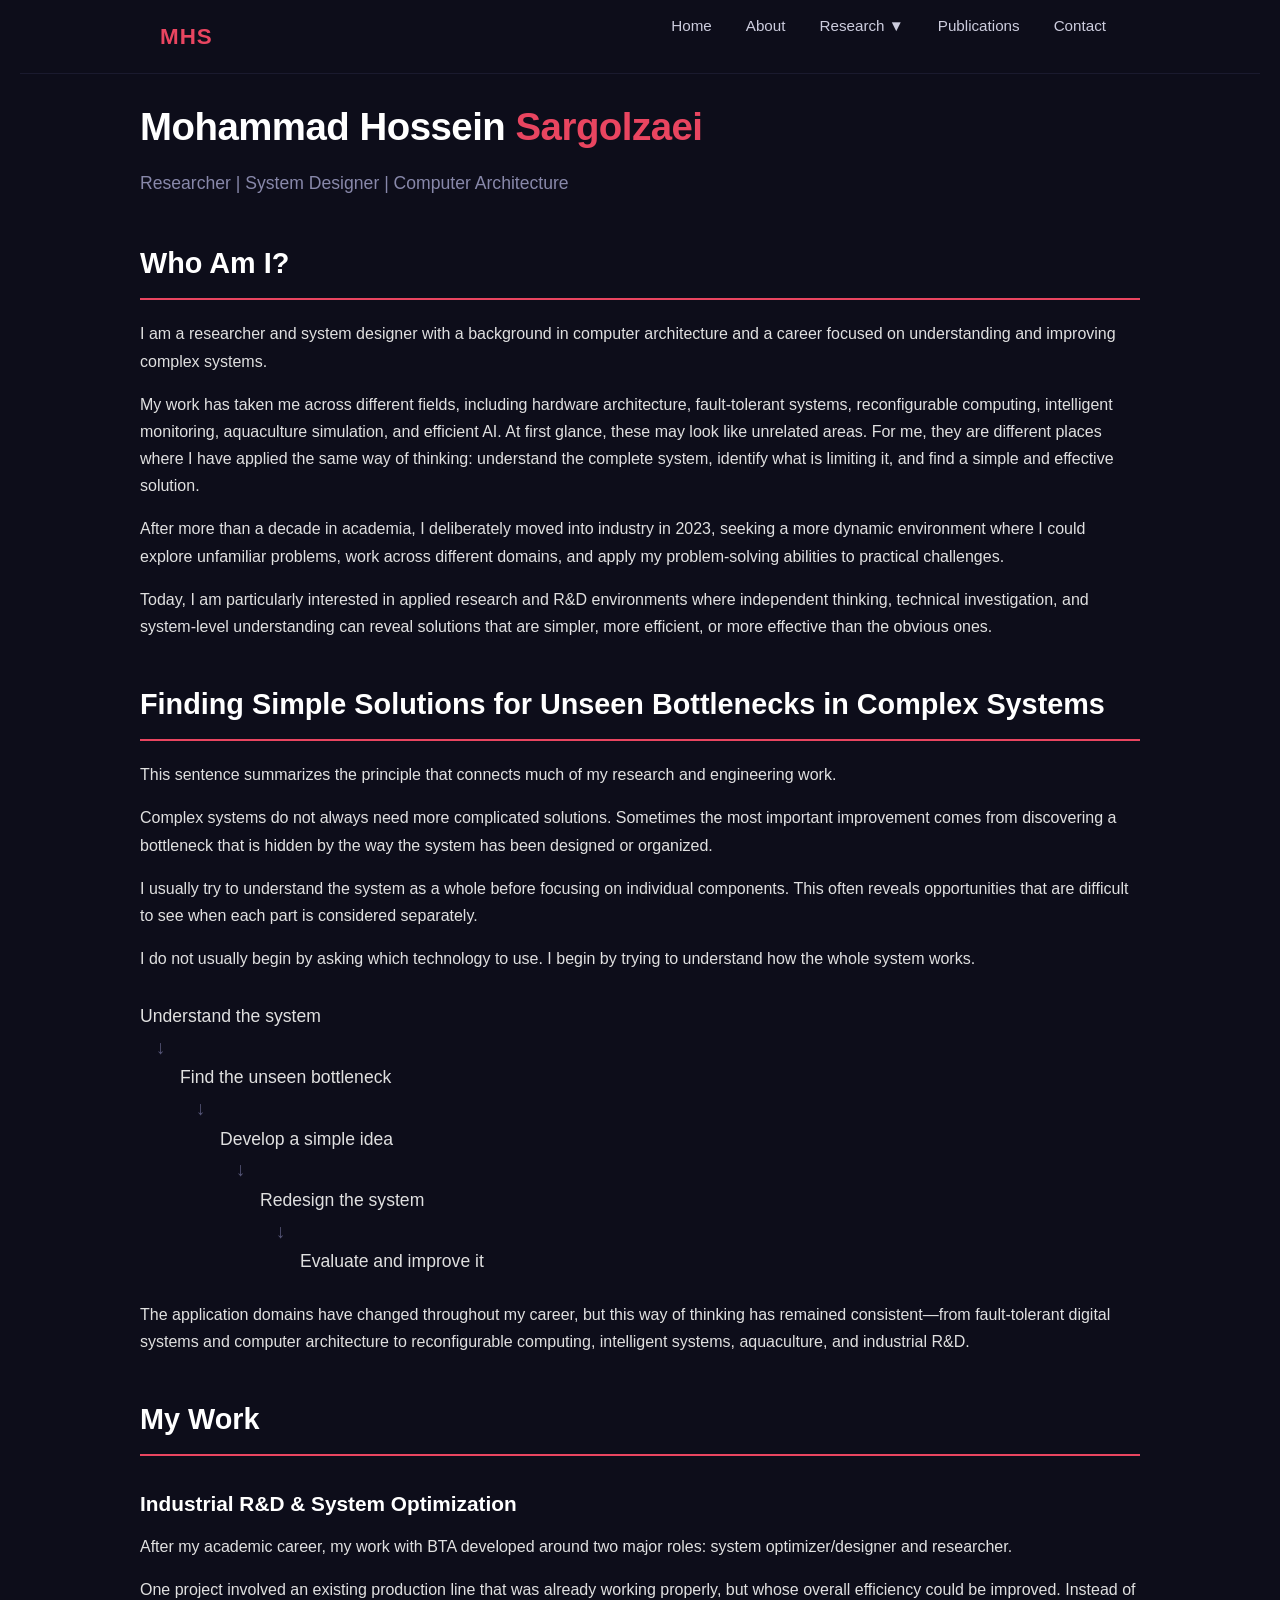
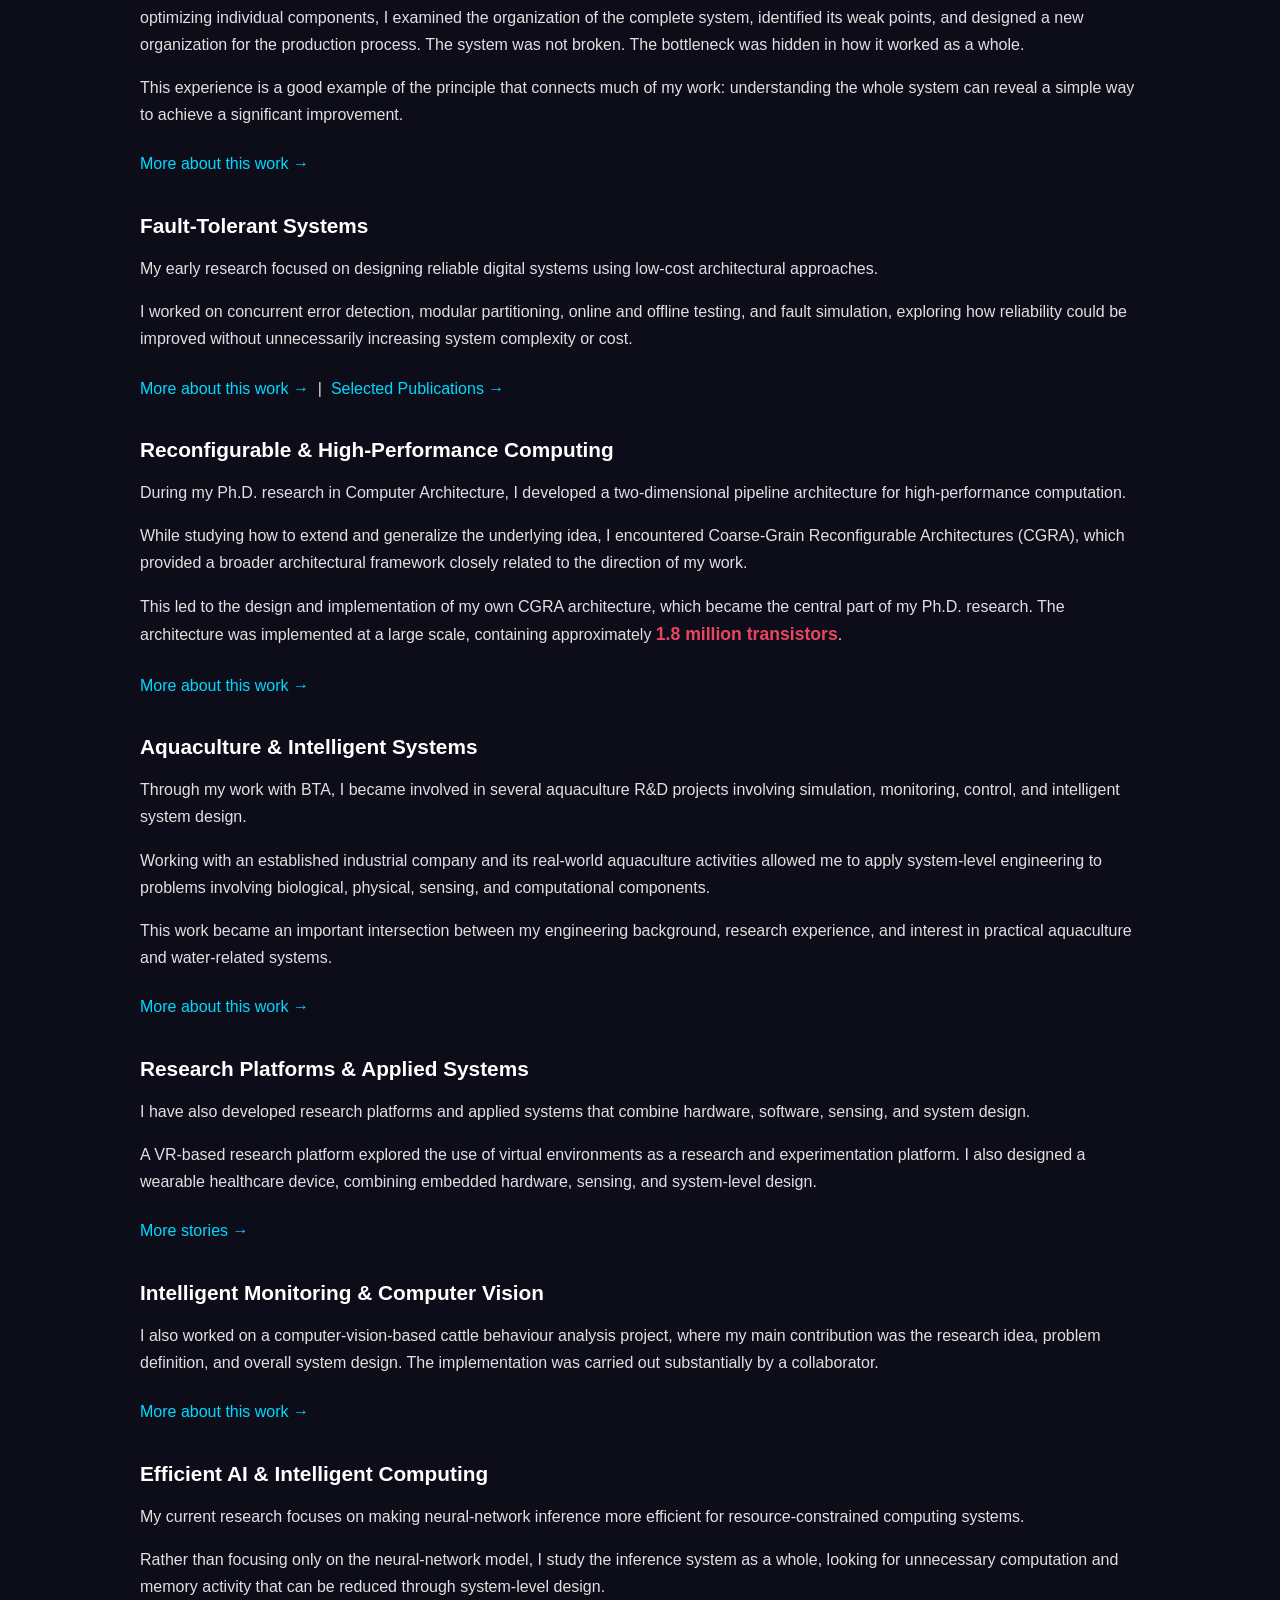
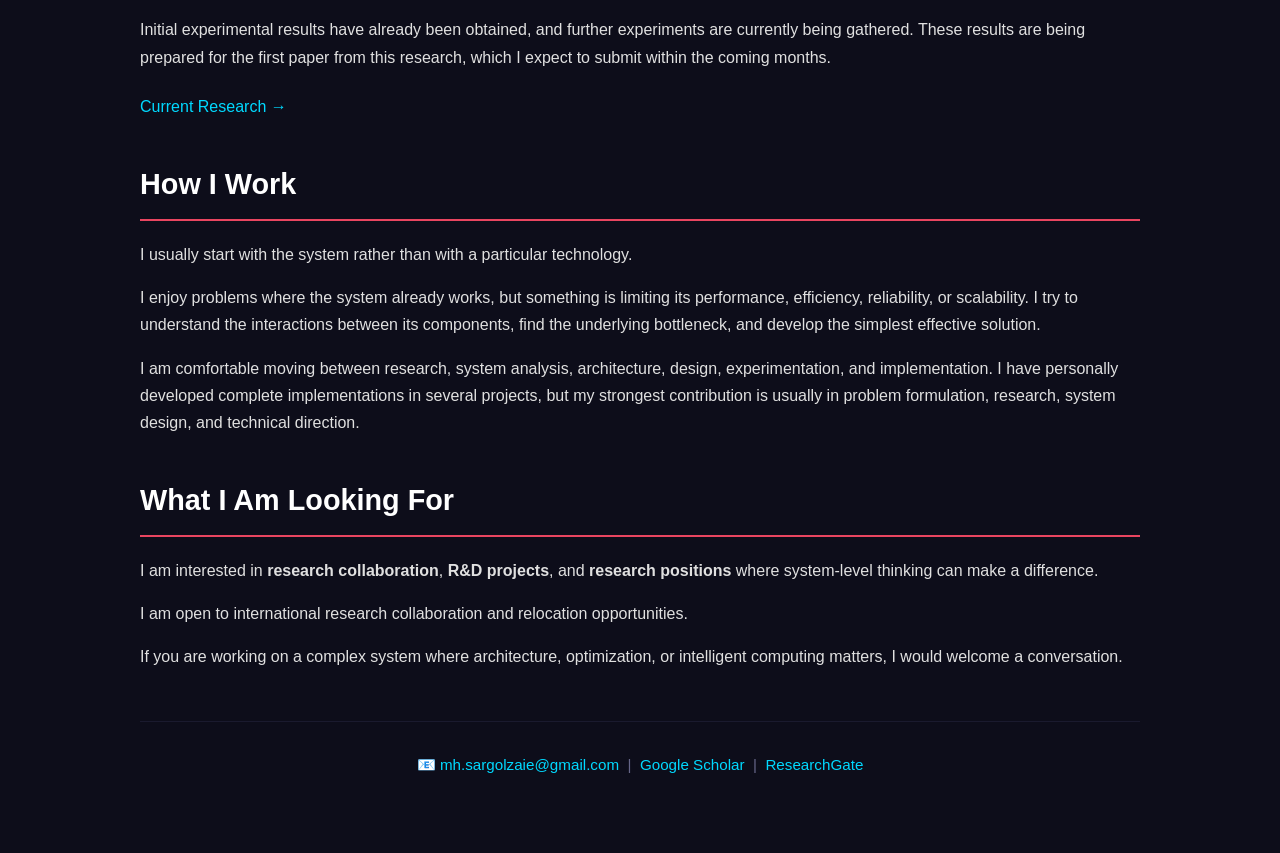
<file: index.html>
<!DOCTYPE html>
<html lang="en">
<head>
    <meta charset="UTF-8">
    <meta name="viewport" content="width=device-width, initial-scale=1.0">
    <title>Mohammad Hossein Sargolzaei — Home</title>
    <link rel="stylesheet" href="style.css">
</head>
<body>

    <!-- Navigation -->
    <div id="navbar-placeholder"></div>

    <!-- Main Content -->
    <div class="container">
        <h1>Mohammad Hossein <span class="highlight">Sargolzaei</span></h1>
        <p class="subtitle">Researcher | System Designer | Computer Architecture</p>

        <!-- Who Am I -->
        <h2>Who Am I?</h2>
        <p>I am a researcher and system designer with a background in computer architecture and a career focused on understanding and improving complex systems.</p>
        <p>My work has taken me across different fields, including hardware architecture, fault-tolerant systems, reconfigurable computing, intelligent monitoring, aquaculture simulation, and efficient AI. At first glance, these may look like unrelated areas. For me, they are different places where I have applied the same way of thinking: understand the complete system, identify what is limiting it, and find a simple and effective solution.</p>
        <p>After more than a decade in academia, I deliberately moved into industry in 2023, seeking a more dynamic environment where I could explore unfamiliar problems, work across different domains, and apply my problem-solving abilities to practical challenges.</p>
        <p>Today, I am particularly interested in applied research and R&D environments where independent thinking, technical investigation, and system-level understanding can reveal solutions that are simpler, more efficient, or more effective than the obvious ones.</p>

        <!-- Core Principle -->
        <h2>Finding Simple Solutions for Unseen Bottlenecks in Complex Systems</h2>
        <p>This sentence summarizes the principle that connects much of my research and engineering work.</p>
        <p>Complex systems do not always need more complicated solutions. Sometimes the most important improvement comes from discovering a bottleneck that is hidden by the way the system has been designed or organized.</p>
        <p>I usually try to understand the system as a whole before focusing on individual components. This often reveals opportunities that are difficult to see when each part is considered separately.</p>
        <p>I do not usually begin by asking which technology to use. I begin by trying to understand how the whole system works.</p>

        <div class="principle-box">
            <div class="flowchart">
                <div class="step step-1">Understand the system</div>
                <div class="arrow arrow-1">↓</div>
                <div class="step step-2">Find the unseen bottleneck</div>
                <div class="arrow arrow-2">↓</div>
                <div class="step step-3">Develop a simple idea</div>
                <div class="arrow arrow-3">↓</div>
                <div class="step step-4">Redesign the system</div>
                <div class="arrow arrow-4">↓</div>
                <div class="step step-5">Evaluate and improve it</div>
            </div>
        </div>
        <p>The application domains have changed throughout my career, but this way of thinking has remained consistent—from fault-tolerant digital systems and computer architecture to reconfigurable computing, intelligent systems, aquaculture, and industrial R&D.</p>

        <!-- My Work (brief overview with links) -->
        <h2>My Work</h2>

        <h3>Industrial R&D & System Optimization</h3>
        <p>After my academic career, my work with BTA developed around two major roles: system optimizer/designer and researcher.</p>
        <p>One project involved an existing production line that was already working properly, but whose overall efficiency could be improved. Instead of optimizing individual components, I examined the organization of the complete system, identified its weak points, and designed a new organization for the production process. The system was not broken. The bottleneck was hidden in how it worked as a whole.</p>
        <p>This experience is a good example of the principle that connects much of my work: understanding the whole system can reveal a simple way to achieve a significant improvement.</p>
        <p><a href="industrial-rd.html" class="more-link">More about this work →</a></p>

        <h3>Fault-Tolerant Systems</h3>
        <p>My early research focused on designing reliable digital systems using low-cost architectural approaches.</p>
        <p>I worked on concurrent error detection, modular partitioning, online and offline testing, and fault simulation, exploring how reliability could be improved without unnecessarily increasing system complexity or cost.</p>
        <p><a href="fault-tolerant.html" class="more-link">More about this work →</a> &nbsp;|&nbsp; <a href="publications.html">Selected Publications →</a></p>

        <h3>Reconfigurable & High-Performance Computing</h3>
        <p>During my Ph.D. research in Computer Architecture, I developed a two-dimensional pipeline architecture for high-performance computation.</p>
        <p>While studying how to extend and generalize the underlying idea, I encountered Coarse-Grain Reconfigurable Architectures (CGRA), which provided a broader architectural framework closely related to the direction of my work.</p>
        <p>This led to the design and implementation of my own CGRA architecture, which became the central part of my Ph.D. research. The architecture was implemented at a large scale, containing approximately <span class="key-number">1.8 million transistors</span>.</p>
        <p><a href="cgra.html" class="more-link">More about this work →</a></p>

        <h3>Aquaculture & Intelligent Systems</h3>
        <p>Through my work with BTA, I became involved in several aquaculture R&D projects involving simulation, monitoring, control, and intelligent system design.</p>
        <p>Working with an established industrial company and its real-world aquaculture activities allowed me to apply system-level engineering to problems involving biological, physical, sensing, and computational components.</p>
        <p>This work became an important intersection between my engineering background, research experience, and interest in practical aquaculture and water-related systems.</p>
        <p><a href="aquaculture.html" class="more-link">More about this work →</a></p>

        <h3>Research Platforms & Applied Systems</h3>
        <p>I have also developed research platforms and applied systems that combine hardware, software, sensing, and system design.</p>
        <p>A VR-based research platform explored the use of virtual environments as a research and experimentation platform. I also designed a wearable healthcare device, combining embedded hardware, sensing, and system-level design.</p>
        <p><a href="research-platforms.html" class="more-link">More stories →</a></p>

        <h3>Intelligent Monitoring & Computer Vision</h3>
        <p>I also worked on a computer-vision-based cattle behaviour analysis project, where my main contribution was the research idea, problem definition, and overall system design. The implementation was carried out substantially by a collaborator.</p>
        <p><a href="cattle.html" class="more-link">More about this work →</a></p>

        <h3>Efficient AI & Intelligent Computing</h3>
        <p>My current research focuses on making neural-network inference more efficient for resource-constrained computing systems.</p>
        <p>Rather than focusing only on the neural-network model, I study the inference system as a whole, looking for unnecessary computation and memory activity that can be reduced through system-level design.</p>
        <p>Initial experimental results have already been obtained, and further experiments are currently being gathered. These results are being prepared for the first paper from this research, which I expect to submit within the coming months.</p>
        <p><a href="efficient-ai.html" class="more-link">Current Research →</a></p>

        <!-- How I Work -->
        <h2>How I Work</h2>
        <p>I usually start with the system rather than with a particular technology.</p>
        <p>I enjoy problems where the system already works, but something is limiting its performance, efficiency, reliability, or scalability. I try to understand the interactions between its components, find the underlying bottleneck, and develop the simplest effective solution.</p>
        <p>I am comfortable moving between research, system analysis, architecture, design, experimentation, and implementation. I have personally developed complete implementations in several projects, but my strongest contribution is usually in problem formulation, research, system design, and technical direction.</p>

        <!-- What I Am Looking For -->
        <h2>What I Am Looking For</h2>
        <p>I am interested in <strong>research collaboration</strong>, <strong>R&D projects</strong>, and <strong>research positions</strong> where system-level thinking can make a difference.</p>
        <p>I am open to international research collaboration and relocation opportunities.</p>
        <p>If you are working on a complex system where architecture, optimization, or intelligent computing matters, I would welcome a conversation.</p>

        <!-- Footer -->
        <div class="footer-contact">
            <p>📧 <a href="mailto:mh.sargolzaie@gmail.com">mh.sargolzaie@gmail.com</a> &nbsp;|&nbsp;
            <a href="https://scholar.google.com/citations?user=ea7m-IEAAAAJ&hl=en" target="_blank">Google Scholar</a> &nbsp;|&nbsp;
            <a href="https://www.researchgate.net/profile/Mohammad-Hossein-Sargolzaei" target="_blank">ResearchGate</a></p>
        </div>
    </div>

    <!-- Navbar Include -->
    <script>
        fetch('navbar.html')
            .then(response => response.text())
            .then(data => document.getElementById('navbar-placeholder').innerHTML = data)
            .catch(() => {
                document.getElementById('navbar-placeholder').innerHTML = '<p style="text-align:center;padding:10px;color:#666;">Navigation could not be loaded.</p>';
            });
    </script>
    <!-- Mobile menu toggle -->
    <script>
        document.addEventListener('click', function(e) {
            const toggle = document.getElementById('mobile-menu');
            const menu = document.querySelector('.nav-menu');
            const dropdowns = document.querySelectorAll('.dropdown-menu');
            if (toggle && menu) {
                if (e.target.closest('.nav-toggle')) {
                    menu.classList.toggle('active');
                    dropdowns.forEach(d => d.classList.remove('active'));
                } else if (!e.target.closest('.nav-menu')) {
                    menu.classList.remove('active');
                }
            }
            // For mobile dropdown toggles
            if (window.innerWidth <= 768) {
                const dropdownToggles = document.querySelectorAll('.dropdown-toggle');
                dropdownToggles.forEach(toggle => {
                    if (e.target.closest('.dropdown-toggle')) {
                        e.preventDefault();
                        const menu = toggle.nextElementSibling;
                        if (menu) menu.classList.toggle('active');
                    }
                });
            }
        });
    </script>

</body>
</html>
</file>
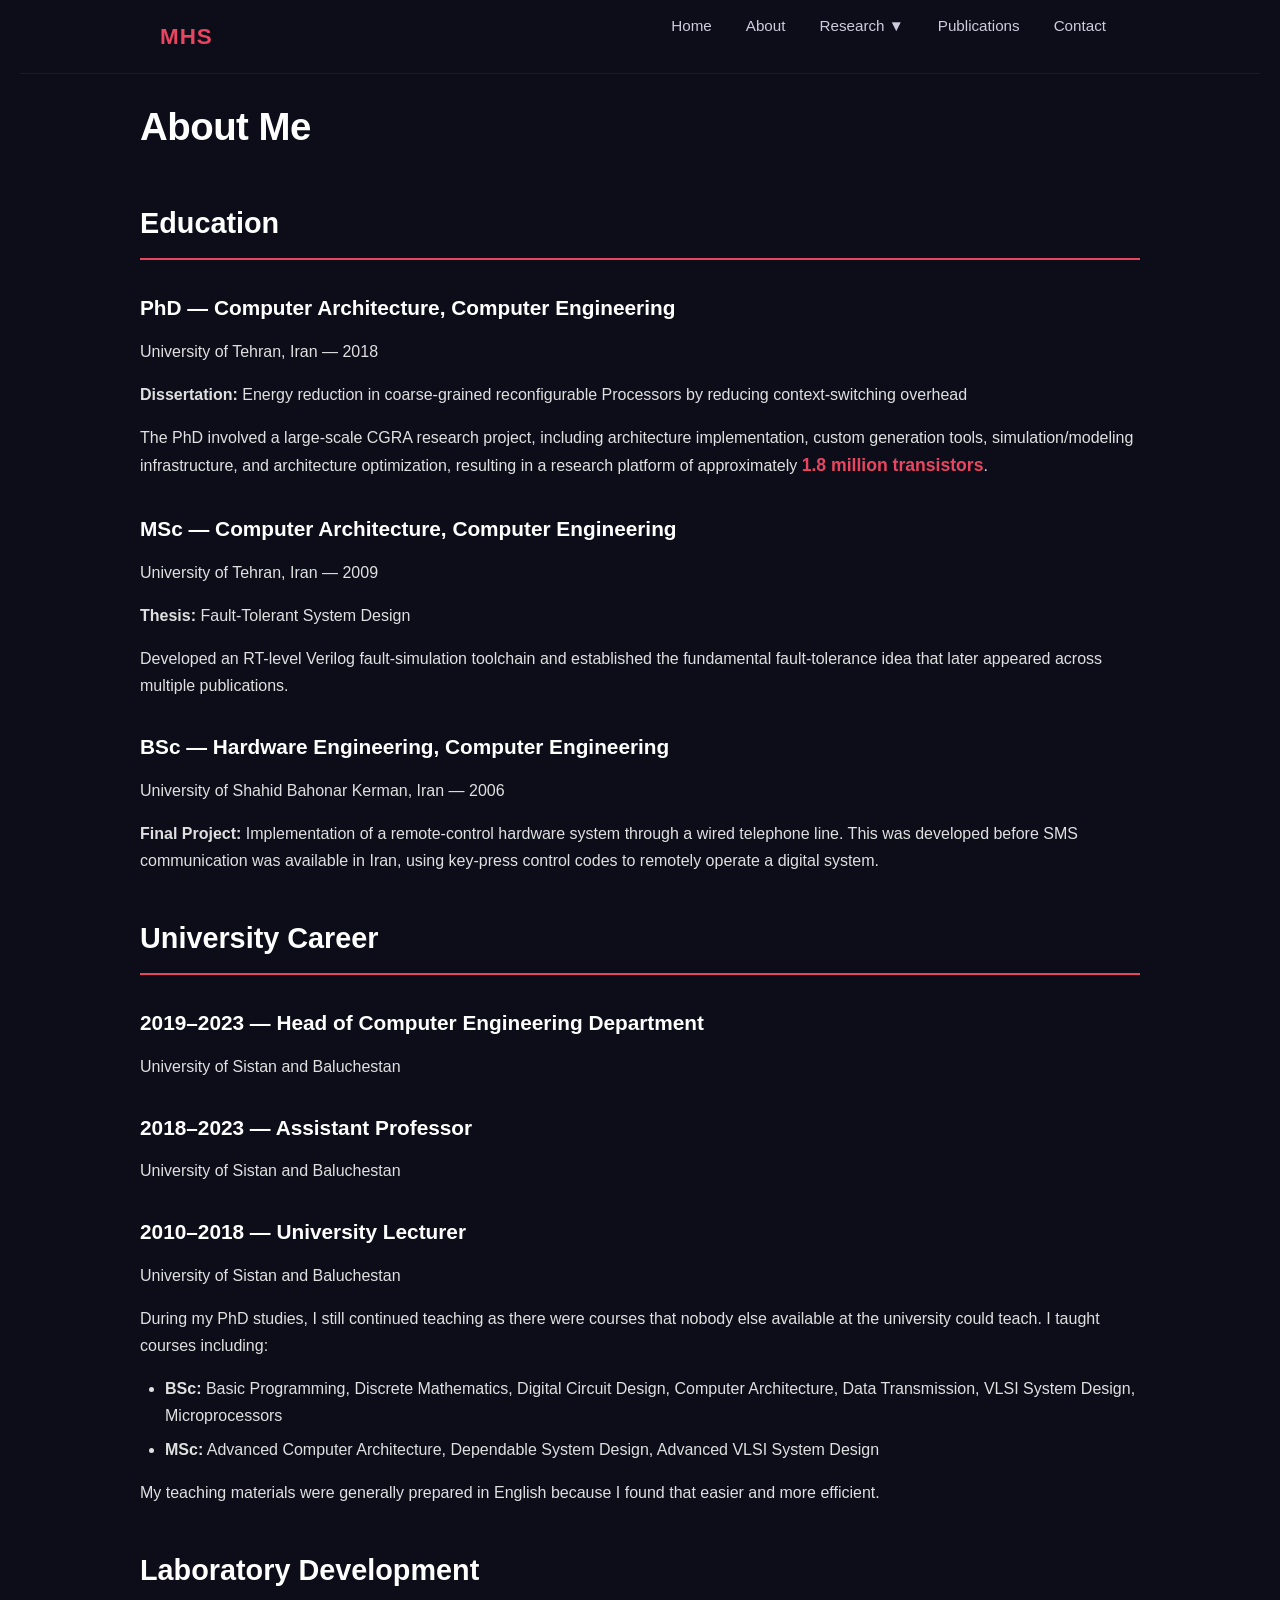
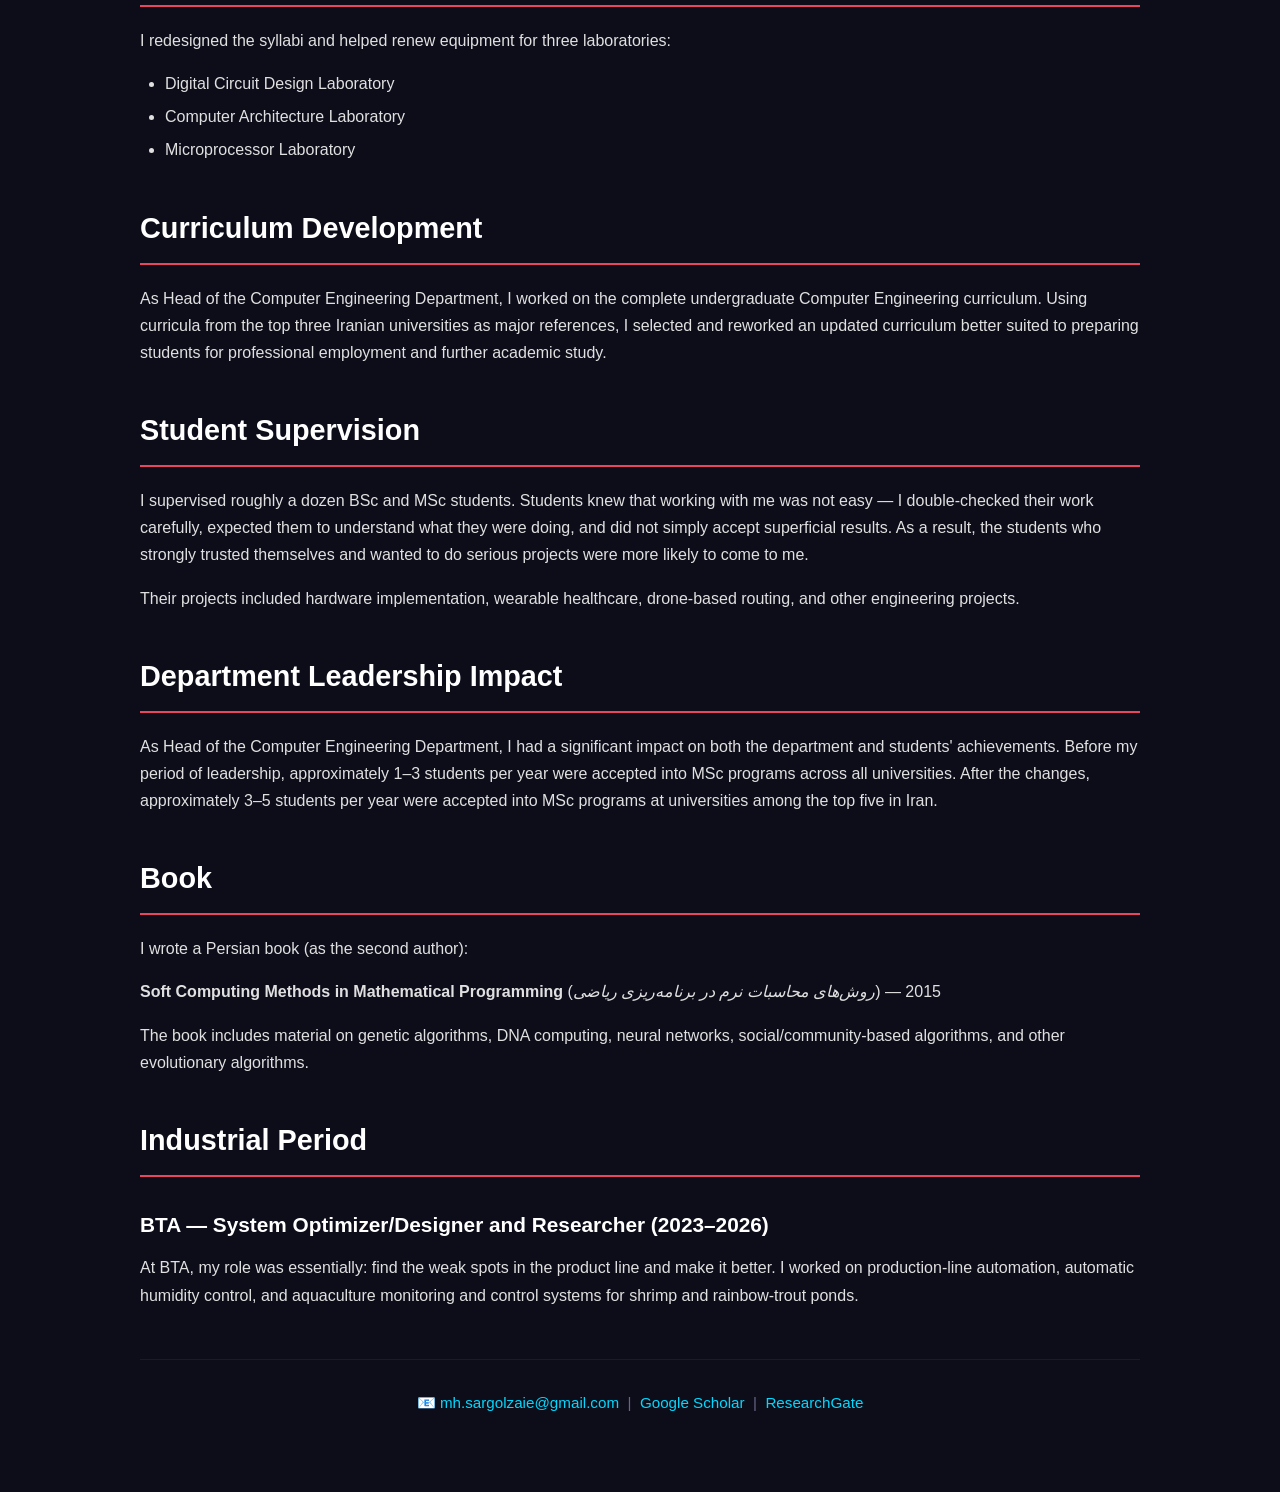
<file: about.html>
<!DOCTYPE html>
<html lang="en">
<head>
    <meta charset="UTF-8">
    <meta name="viewport" content="width=device-width, initial-scale=1.0">
    <title>About — Mohammad Hossein Sargolzaei</title>
    <link rel="stylesheet" href="style.css">
</head>
<body>

    <div id="navbar-placeholder"></div>

    <div class="container">
        <h1>About Me</h1>

        <h2>Education</h2>

        <h3>PhD — Computer Architecture, Computer Engineering</h3>
        <p>University of Tehran, Iran — 2018</p>
        <p><strong>Dissertation:</strong> Energy reduction in coarse-grained reconfigurable Processors by reducing context-switching overhead</p>
        <p>The PhD involved a large-scale CGRA research project, including architecture implementation, custom generation tools, simulation/modeling infrastructure, and architecture optimization, resulting in a research platform of approximately <span class="key-number">1.8 million transistors</span>.</p>

        <h3>MSc — Computer Architecture, Computer Engineering</h3>
        <p>University of Tehran, Iran — 2009</p>
        <p><strong>Thesis:</strong> Fault-Tolerant System Design</p>
        <p>Developed an RT-level Verilog fault-simulation toolchain and established the fundamental fault-tolerance idea that later appeared across multiple publications.</p>

        <h3>BSc — Hardware Engineering, Computer Engineering</h3>
        <p>University of Shahid Bahonar Kerman, Iran — 2006</p>
        <p><strong>Final Project:</strong> Implementation of a remote-control hardware system through a wired telephone line. This was developed before SMS communication was available in Iran, using key-press control codes to remotely operate a digital system.</p>

        <h2>University Career</h2>

        <h3>2019–2023 — Head of Computer Engineering Department</h3>
        <p>University of Sistan and Baluchestan</p>

         <h3>2018–2023 — Assistant Professor</h3>
        <p>University of Sistan and Baluchestan</p>

       <h3>2010–2018 — University Lecturer</h3>
        <p>University of Sistan and Baluchestan</p>

        <p>During my PhD studies, I still continued teaching as there were courses that nobody else available at the university could teach. I taught courses including:</p>

        <ul>
            <li><strong>BSc:</strong> Basic Programming, Discrete Mathematics, Digital Circuit Design, Computer Architecture, Data Transmission, VLSI System Design, Microprocessors</li>
            <li><strong>MSc:</strong> Advanced Computer Architecture, Dependable System Design, Advanced VLSI System Design</li>
        </ul>

        <p>My teaching materials were generally prepared in English because I found that easier and more efficient.</p>

        <h2>Laboratory Development</h2>
        <p>I redesigned the syllabi and helped renew equipment for three laboratories:</p>
        <ul>
            <li>Digital Circuit Design Laboratory</li>
            <li>Computer Architecture Laboratory</li>
            <li>Microprocessor Laboratory</li>
        </ul>

        <h2>Curriculum Development</h2>
        <p>As Head of the Computer Engineering Department, I worked on the complete undergraduate Computer Engineering curriculum. Using curricula from the top three Iranian universities as major references, I selected and reworked an updated curriculum better suited to preparing students for professional employment and further academic study.</p>

        <h2>Student Supervision</h2>
        <p>I supervised roughly a dozen BSc and MSc students. Students knew that working with me was not easy — I double-checked their work carefully, expected them to understand what they were doing, and did not simply accept superficial results. As a result, the students who strongly trusted themselves and wanted to do serious projects were more likely to come to me.</p>
        <p>Their projects included hardware implementation, wearable healthcare, drone-based routing, and other engineering projects.</p>

        <h2>Department Leadership Impact</h2>
        <p>As Head of the Computer Engineering Department, I had a significant impact on both the department and students' achievements. Before my period of leadership, approximately 1–3 students per year were accepted into MSc programs across all universities. After the changes, approximately 3–5 students per year were accepted into MSc programs at universities among the top five in Iran.</p>

        <h2>Book</h2>
        <p>I wrote a Persian book (as the second author):</p>
        <p><strong>Soft Computing Methods in Mathematical Programming</strong> (<em>روش‌های محاسبات نرم در برنامه‌ریزی ریاضی</em>) — 2015</p>
        <p>The book includes material on genetic algorithms, DNA computing, neural networks, social/community-based algorithms, and other evolutionary algorithms.</p>

        <h2>Industrial Period</h2>
        <h3>BTA — System Optimizer/Designer and Researcher (2023–2026)</h3>
        <p>At BTA, my role was essentially: find the weak spots in the product line and make it better. I worked on production-line automation, automatic humidity control, and aquaculture monitoring and control systems for shrimp and rainbow-trout ponds.</p>

        <div class="footer-contact">
            <p>📧 <a href="mailto:mh.sargolzaie@gmail.com">mh.sargolzaie@gmail.com</a> &nbsp;|&nbsp;
            <a href="https://scholar.google.com/citations?user=ea7m-IEAAAAJ&hl=en" target="_blank">Google Scholar</a> &nbsp;|&nbsp;
            <a href="https://www.researchgate.net/profile/Mohammad-Hossein-Sargolzaei" target="_blank">ResearchGate</a></p>
        </div>
    </div>

    <script>
        fetch('navbar.html')
            .then(response => response.text())
            .then(data => document.getElementById('navbar-placeholder').innerHTML = data);
    </script>
    <script>
        document.addEventListener('click', function(e) {
            const toggle = document.getElementById('mobile-menu');
            const menu = document.querySelector('.nav-menu');
            if (toggle && menu) {
                if (e.target.closest('.nav-toggle')) {
                    menu.classList.toggle('active');
                } else if (!e.target.closest('.nav-menu')) {
                    menu.classList.remove('active');
                }
            }
            if (window.innerWidth <= 768) {
                const dropdownToggles = document.querySelectorAll('.dropdown-toggle');
                dropdownToggles.forEach(toggle => {
                    if (e.target.closest('.dropdown-toggle')) {
                        e.preventDefault();
                        const menu = toggle.nextElementSibling;
                        if (menu) menu.classList.toggle('active');
                    }
                });
            }
        });
    </script>
</body>
</html>
</file>
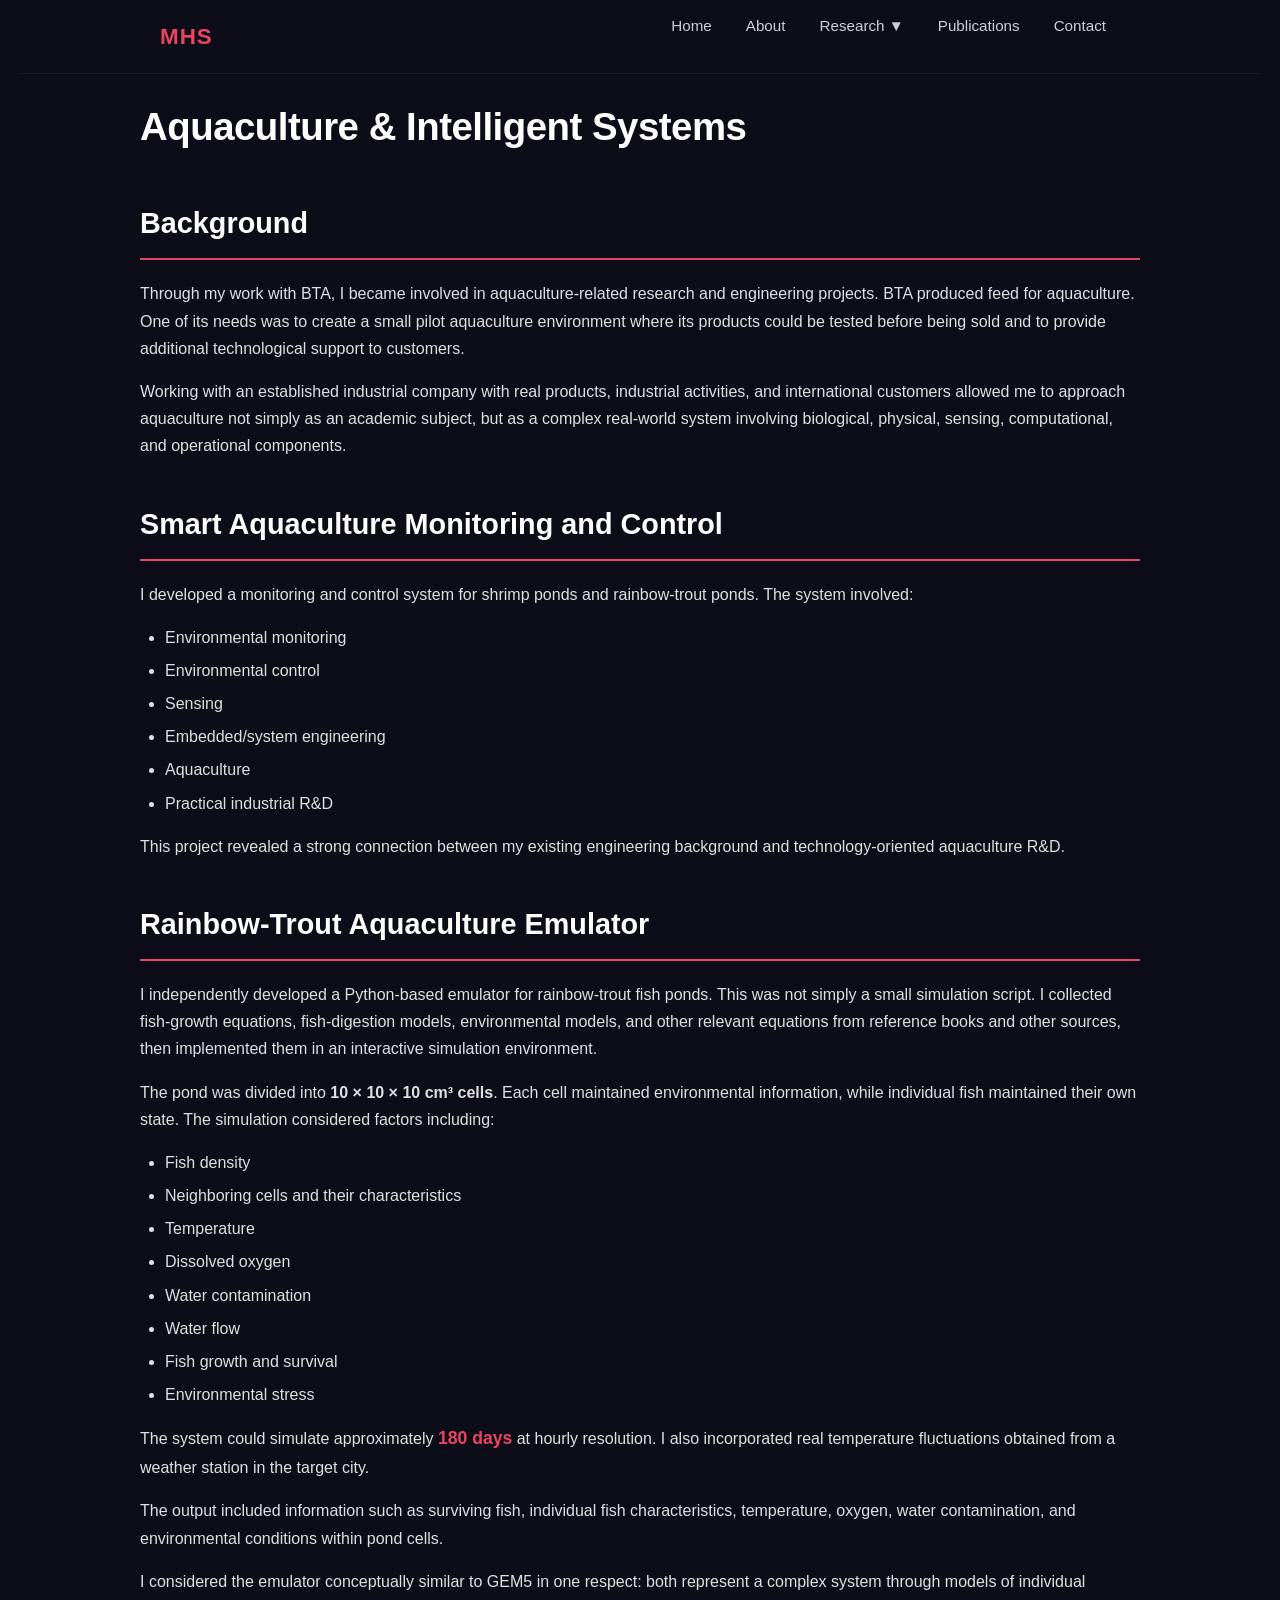
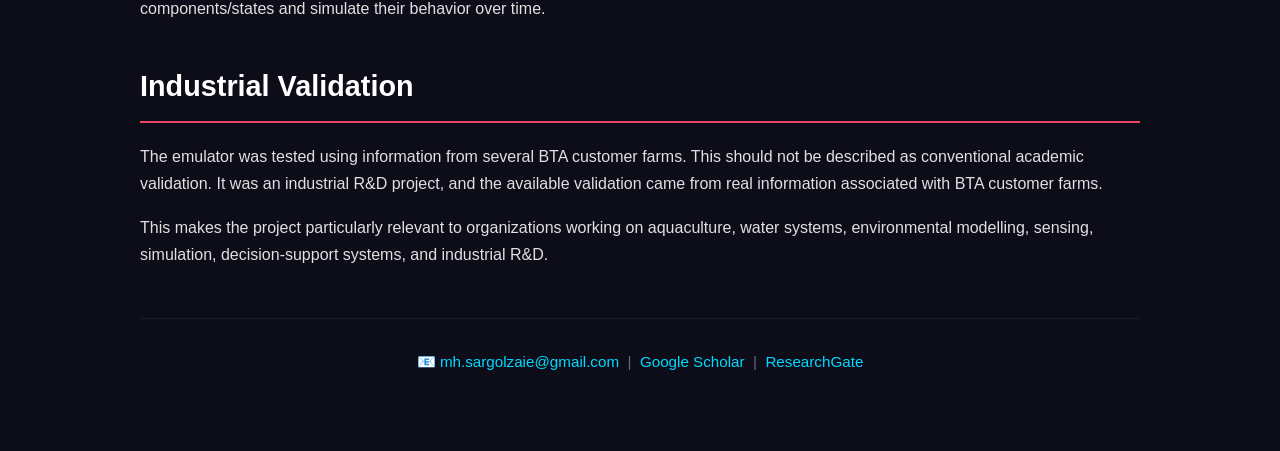
<file: aquaculture.html>
<!DOCTYPE html>
<html lang="en">
<head>
    <meta charset="UTF-8">
    <meta name="viewport" content="width=device-width, initial-scale=1.0">
    <title>Aquaculture — Mohammad Hossein Sargolzaei</title>
    <link rel="stylesheet" href="style.css">
</head>
<body>

    <div id="navbar-placeholder"></div>

    <div class="container">
        <h1>Aquaculture &amp; Intelligent Systems</h1>

        <h2>Background</h2>
        <p>Through my work with BTA, I became involved in aquaculture-related research and engineering projects. BTA produced feed for aquaculture. One of its needs was to create a small pilot aquaculture environment where its products could be tested before being sold and to provide additional technological support to customers.</p>
        <p>Working with an established industrial company with real products, industrial activities, and international customers allowed me to approach aquaculture not simply as an academic subject, but as a complex real-world system involving biological, physical, sensing, computational, and operational components.</p>

        <h2>Smart Aquaculture Monitoring and Control</h2>
        <p>I developed a monitoring and control system for shrimp ponds and rainbow-trout ponds. The system involved:</p>
        <ul>
            <li>Environmental monitoring</li>
            <li>Environmental control</li>
            <li>Sensing</li>
            <li>Embedded/system engineering</li>
            <li>Aquaculture</li>
            <li>Practical industrial R&D</li>
        </ul>
        <p>This project revealed a strong connection between my existing engineering background and technology-oriented aquaculture R&D.</p>

        <h2>Rainbow-Trout Aquaculture Emulator</h2>
        <p>I independently developed a Python-based emulator for rainbow-trout fish ponds. This was not simply a small simulation script. I collected fish-growth equations, fish-digestion models, environmental models, and other relevant equations from reference books and other sources, then implemented them in an interactive simulation environment.</p>
        <p>The pond was divided into <strong>10 × 10 × 10 cm³ cells</strong>. Each cell maintained environmental information, while individual fish maintained their own state. The simulation considered factors including:</p>
        <ul>
            <li>Fish density</li>
            <li>Neighboring cells and their characteristics</li>
            <li>Temperature</li>
            <li>Dissolved oxygen</li>
            <li>Water contamination</li>
            <li>Water flow</li>
            <li>Fish growth and survival</li>
            <li>Environmental stress</li>
        </ul>
        <p>The system could simulate approximately <span class="key-number">180 days</span> at hourly resolution. I also incorporated real temperature fluctuations obtained from a weather station in the target city.</p>
        <p>The output included information such as surviving fish, individual fish characteristics, temperature, oxygen, water contamination, and environmental conditions within pond cells.</p>
        <p>I considered the emulator conceptually similar to GEM5 in one respect: both represent a complex system through models of individual components/states and simulate their behavior over time.</p>

        <h2>Industrial Validation</h2>
        <p>The emulator was tested using information from several BTA customer farms. This should not be described as conventional academic validation. It was an industrial R&D project, and the available validation came from real information associated with BTA customer farms.</p>
        <p>This makes the project particularly relevant to organizations working on aquaculture, water systems, environmental modelling, sensing, simulation, decision-support systems, and industrial R&D.</p>

        <div class="footer-contact">
            <p>📧 <a href="mailto:mh.sargolzaie@gmail.com">mh.sargolzaie@gmail.com</a> &nbsp;|&nbsp;
            <a href="https://scholar.google.com/citations?user=ea7m-IEAAAAJ&hl=en" target="_blank">Google Scholar</a> &nbsp;|&nbsp;
            <a href="https://www.researchgate.net/profile/Mohammad-Hossein-Sargolzaei" target="_blank">ResearchGate</a></p>
        </div>
    </div>

    <script>
        fetch('navbar.html')
            .then(response => response.text())
            .then(data => document.getElementById('navbar-placeholder').innerHTML = data);
    </script>
    <script>
        document.addEventListener('click', function(e) {
            const toggle = document.getElementById('mobile-menu');
            const menu = document.querySelector('.nav-menu');
            if (toggle && menu) {
                if (e.target.closest('.nav-toggle')) {
                    menu.classList.toggle('active');
                } else if (!e.target.closest('.nav-menu')) {
                    menu.classList.remove('active');
                }
            }
            if (window.innerWidth <= 768) {
                const dropdownToggles = document.querySelectorAll('.dropdown-toggle');
                dropdownToggles.forEach(toggle => {
                    if (e.target.closest('.dropdown-toggle')) {
                        e.preventDefault();
                        const menu = toggle.nextElementSibling;
                        if (menu) menu.classList.toggle('active');
                    }
                });
            }
        });
    </script>
</body>
</html>
</file>
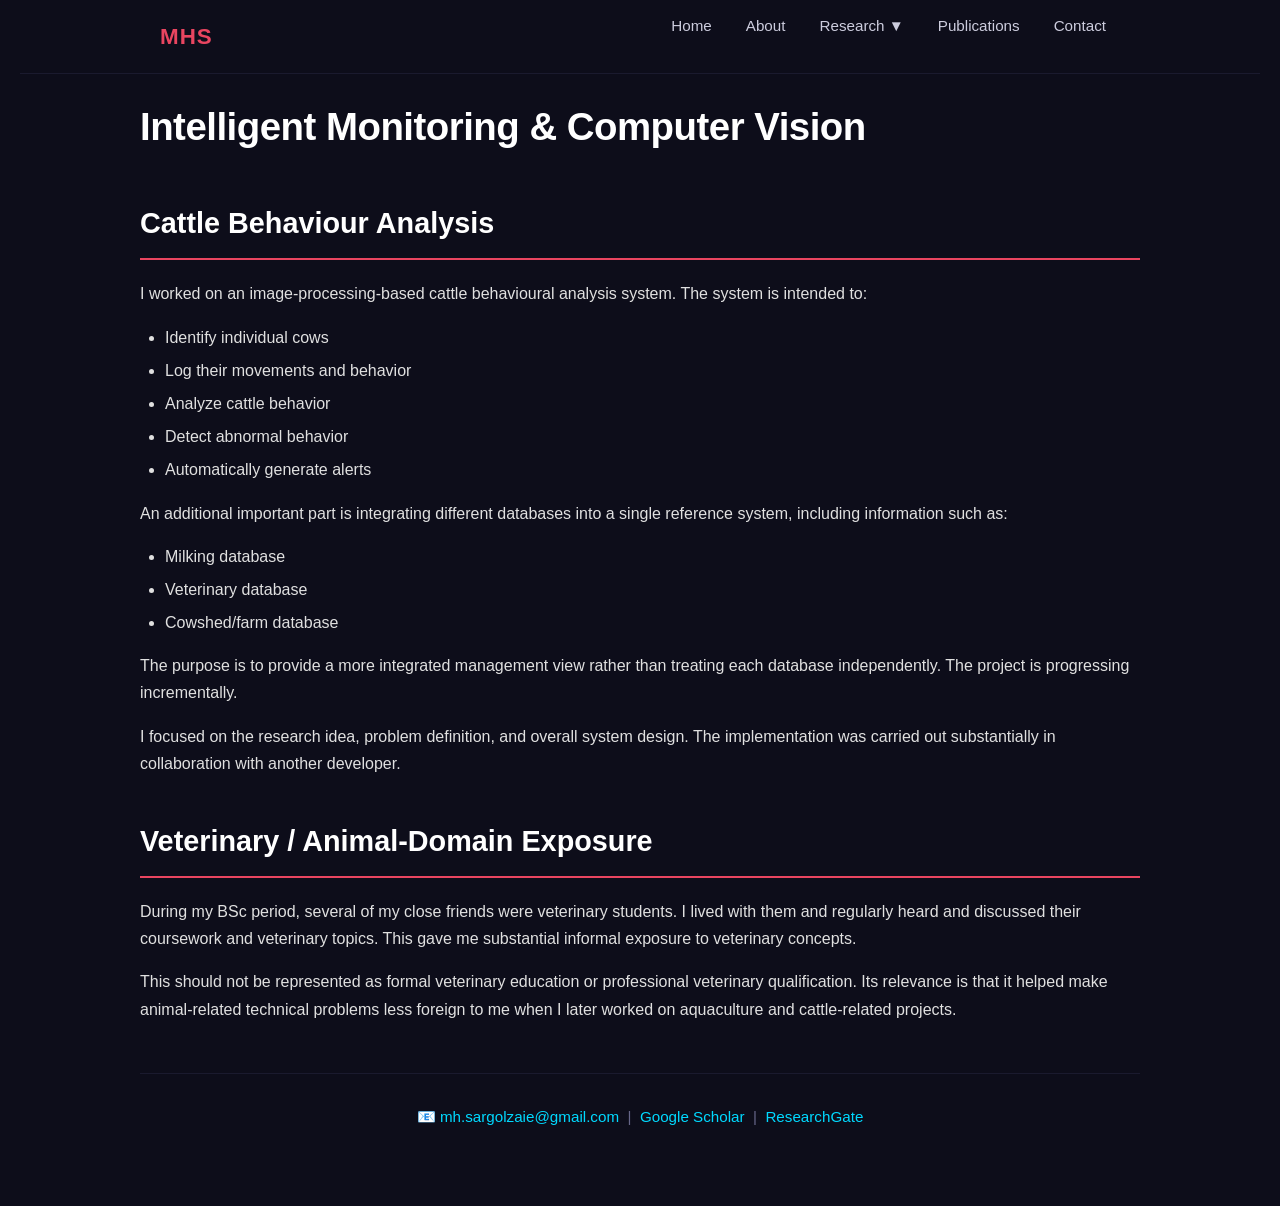
<file: cattle.html>
<!DOCTYPE html>
<html lang="en">
<head>
    <meta charset="UTF-8">
    <meta name="viewport" content="width=device-width, initial-scale=1.0">
    <title>Intelligent Monitoring — Mohammad Hossein Sargolzaei</title>
    <link rel="stylesheet" href="style.css">
</head>
<body>

    <div id="navbar-placeholder"></div>

    <div class="container">
        <h1>Intelligent Monitoring &amp; Computer Vision</h1>

        <h2>Cattle Behaviour Analysis</h2>
        <p>I worked on an image-processing-based cattle behavioural analysis system. The system is intended to:</p>
        <ul>
            <li>Identify individual cows</li>
            <li>Log their movements and behavior</li>
            <li>Analyze cattle behavior</li>
            <li>Detect abnormal behavior</li>
            <li>Automatically generate alerts</li>
        </ul>
        <p>An additional important part is integrating different databases into a single reference system, including information such as:</p>
        <ul>
            <li>Milking database</li>
            <li>Veterinary database</li>
            <li>Cowshed/farm database</li>
        </ul>
        <p>The purpose is to provide a more integrated management view rather than treating each database independently. The project is progressing incrementally.</p>
        <p>I focused on the research idea, problem definition, and overall system design. The implementation was carried out substantially in collaboration with another developer.</p>

        <h2>Veterinary / Animal-Domain Exposure</h2>
        <p>During my BSc period, several of my close friends were veterinary students. I lived with them and regularly heard and discussed their coursework and veterinary topics. This gave me substantial informal exposure to veterinary concepts.</p>
        <p>This should not be represented as formal veterinary education or professional veterinary qualification. Its relevance is that it helped make animal-related technical problems less foreign to me when I later worked on aquaculture and cattle-related projects.</p>

        <div class="footer-contact">
            <p>📧 <a href="mailto:mh.sargolzaie@gmail.com">mh.sargolzaie@gmail.com</a> &nbsp;|&nbsp;
            <a href="https://scholar.google.com/citations?user=ea7m-IEAAAAJ&hl=en" target="_blank">Google Scholar</a> &nbsp;|&nbsp;
            <a href="https://www.researchgate.net/profile/Mohammad-Hossein-Sargolzaei" target="_blank">ResearchGate</a></p>
        </div>
    </div>

    <script>
        fetch('navbar.html')
            .then(response => response.text())
            .then(data => document.getElementById('navbar-placeholder').innerHTML = data);
    </script>
    <script>
        document.addEventListener('click', function(e) {
            const toggle = document.getElementById('mobile-menu');
            const menu = document.querySelector('.nav-menu');
            if (toggle && menu) {
                if (e.target.closest('.nav-toggle')) {
                    menu.classList.toggle('active');
                } else if (!e.target.closest('.nav-menu')) {
                    menu.classList.remove('active');
                }
            }
            if (window.innerWidth <= 768) {
                const dropdownToggles = document.querySelectorAll('.dropdown-toggle');
                dropdownToggles.forEach(toggle => {
                    if (e.target.closest('.dropdown-toggle')) {
                        e.preventDefault();
                        const menu = toggle.nextElementSibling;
                        if (menu) menu.classList.toggle('active');
                    }
                });
            }
        });
    </script>
</body>
</html>
</file>
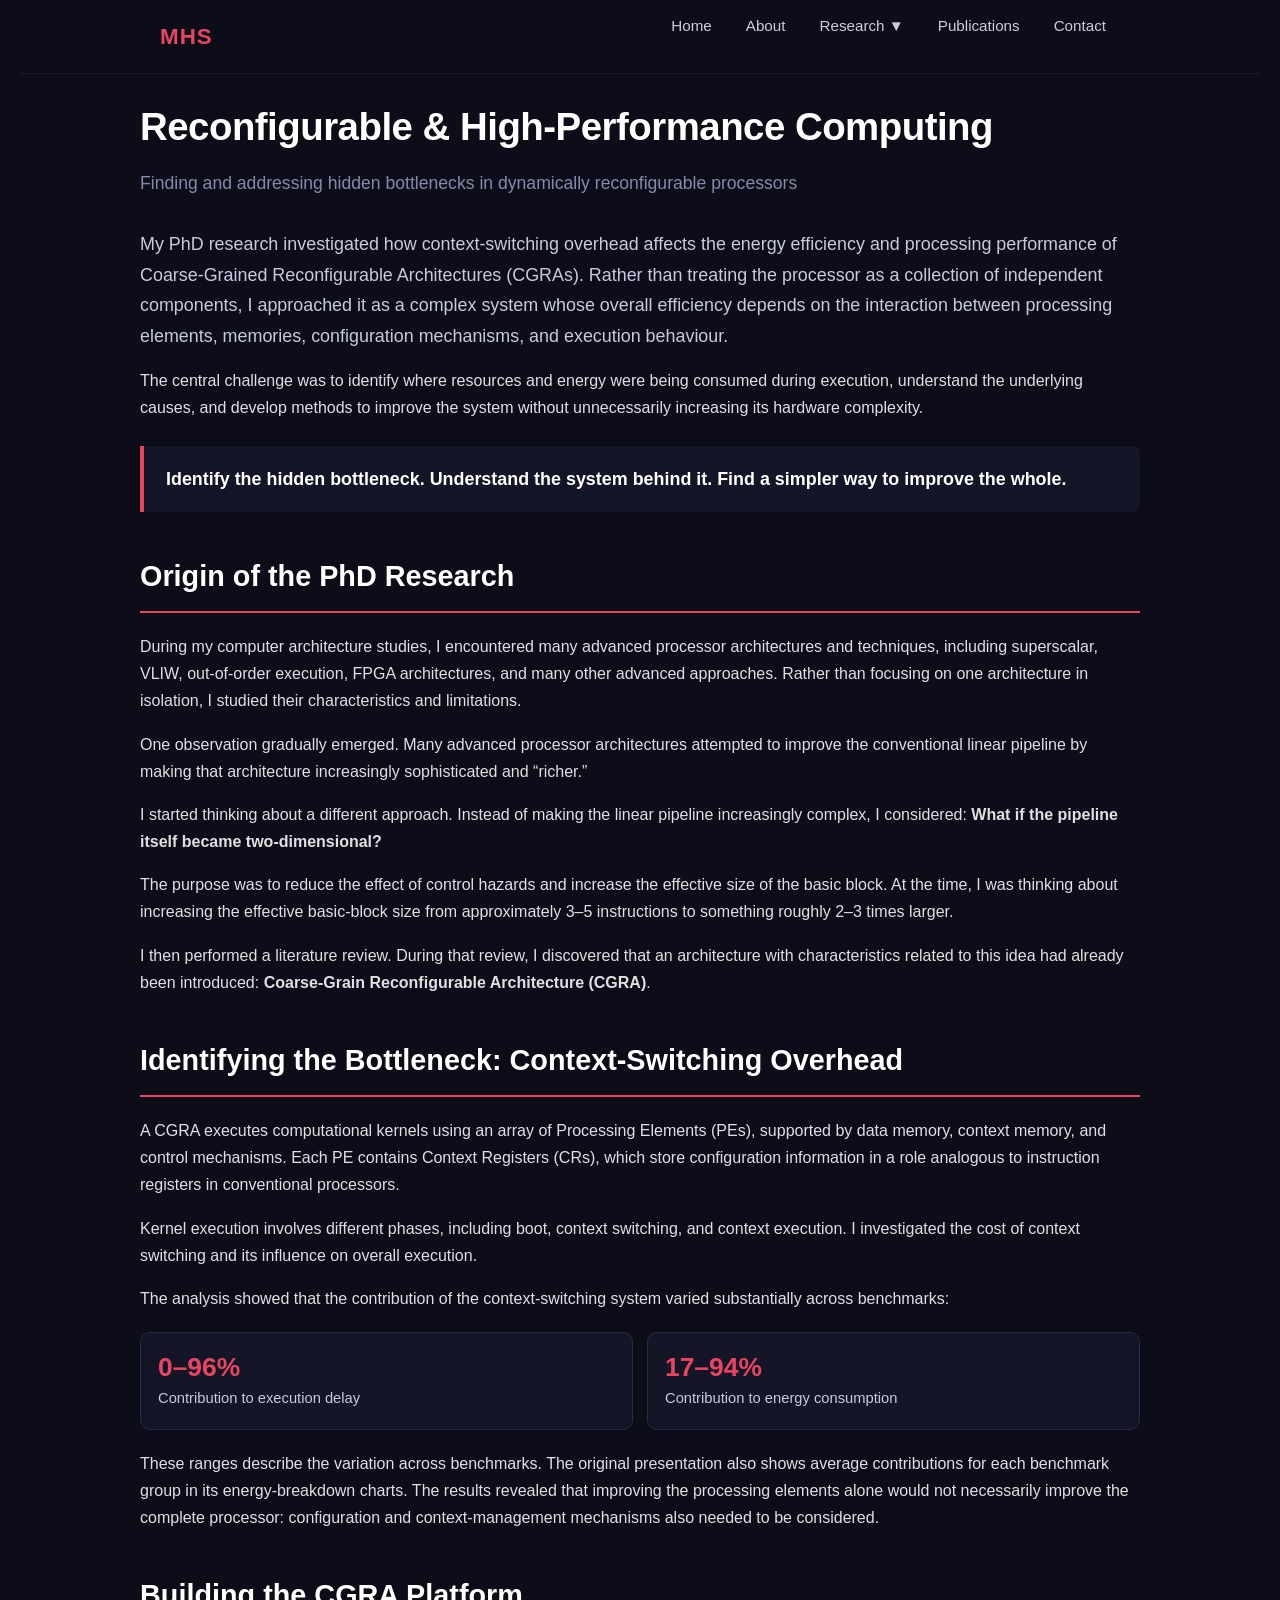
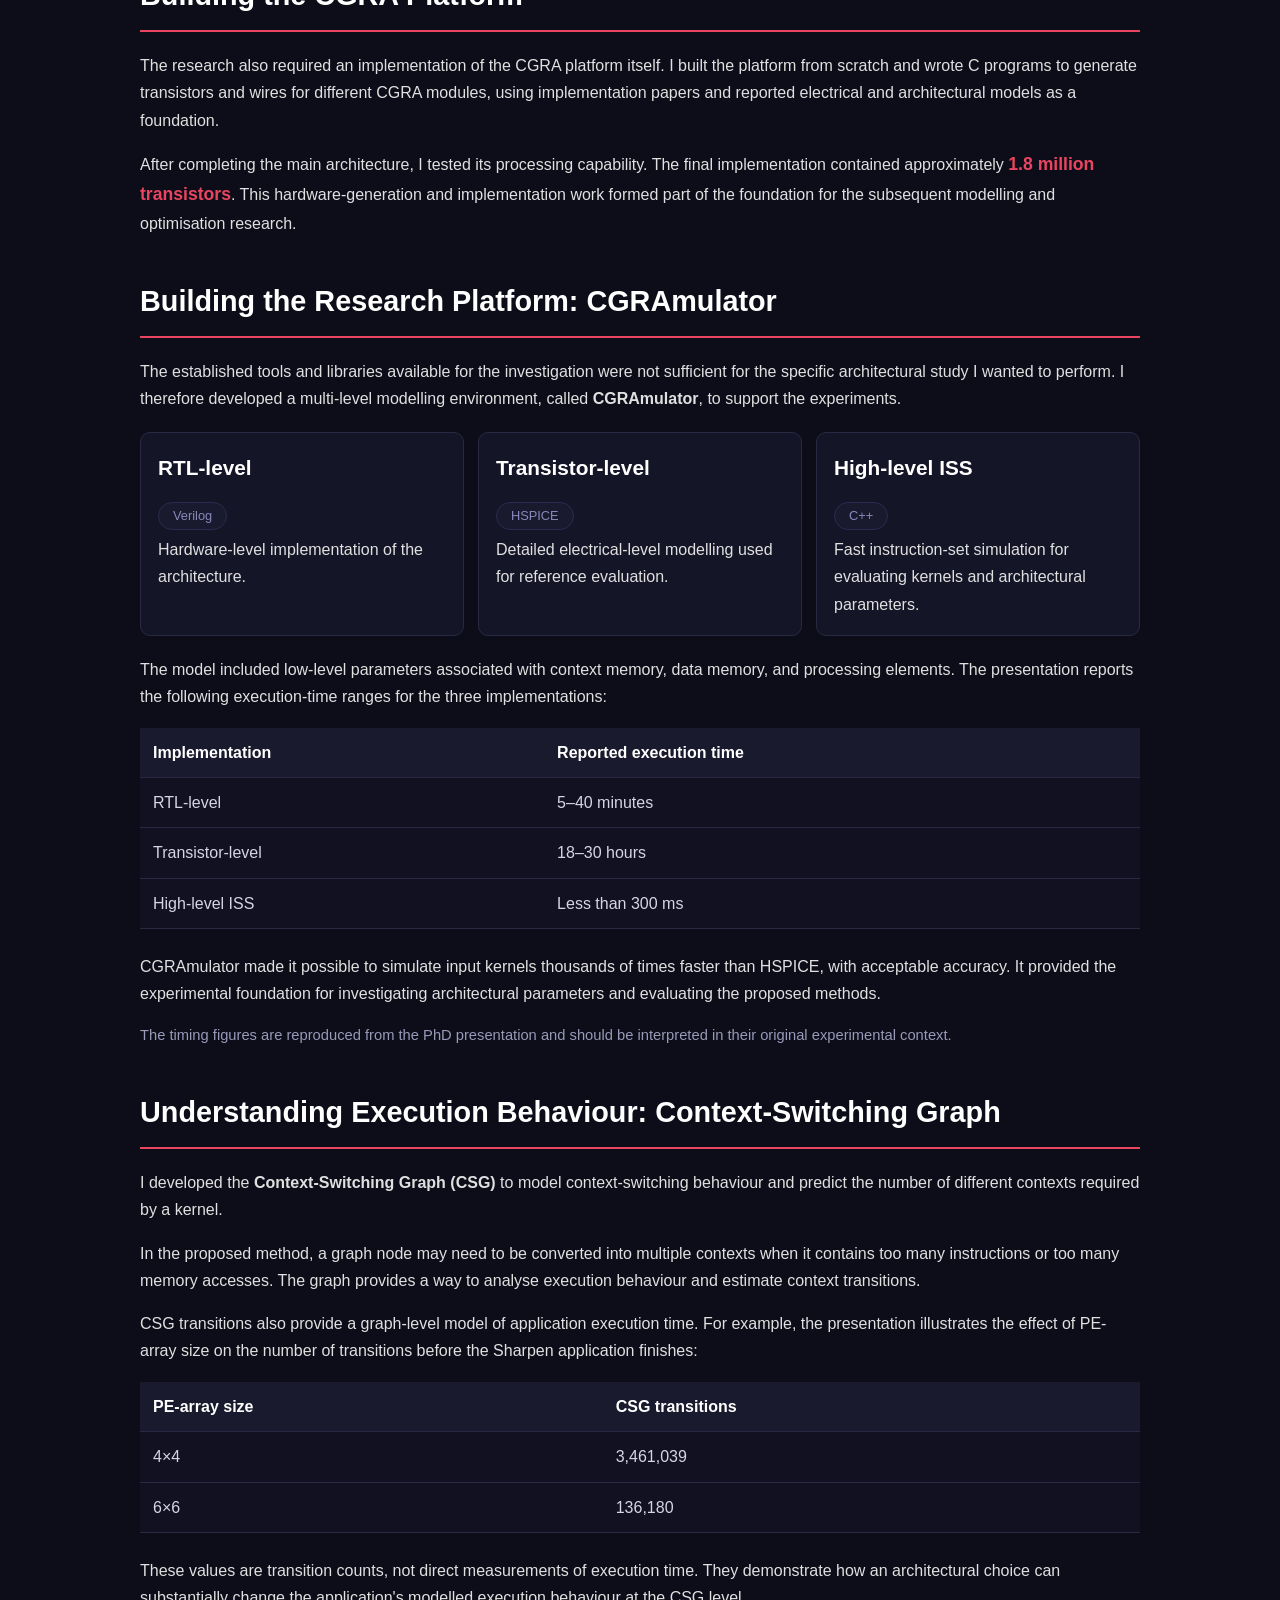
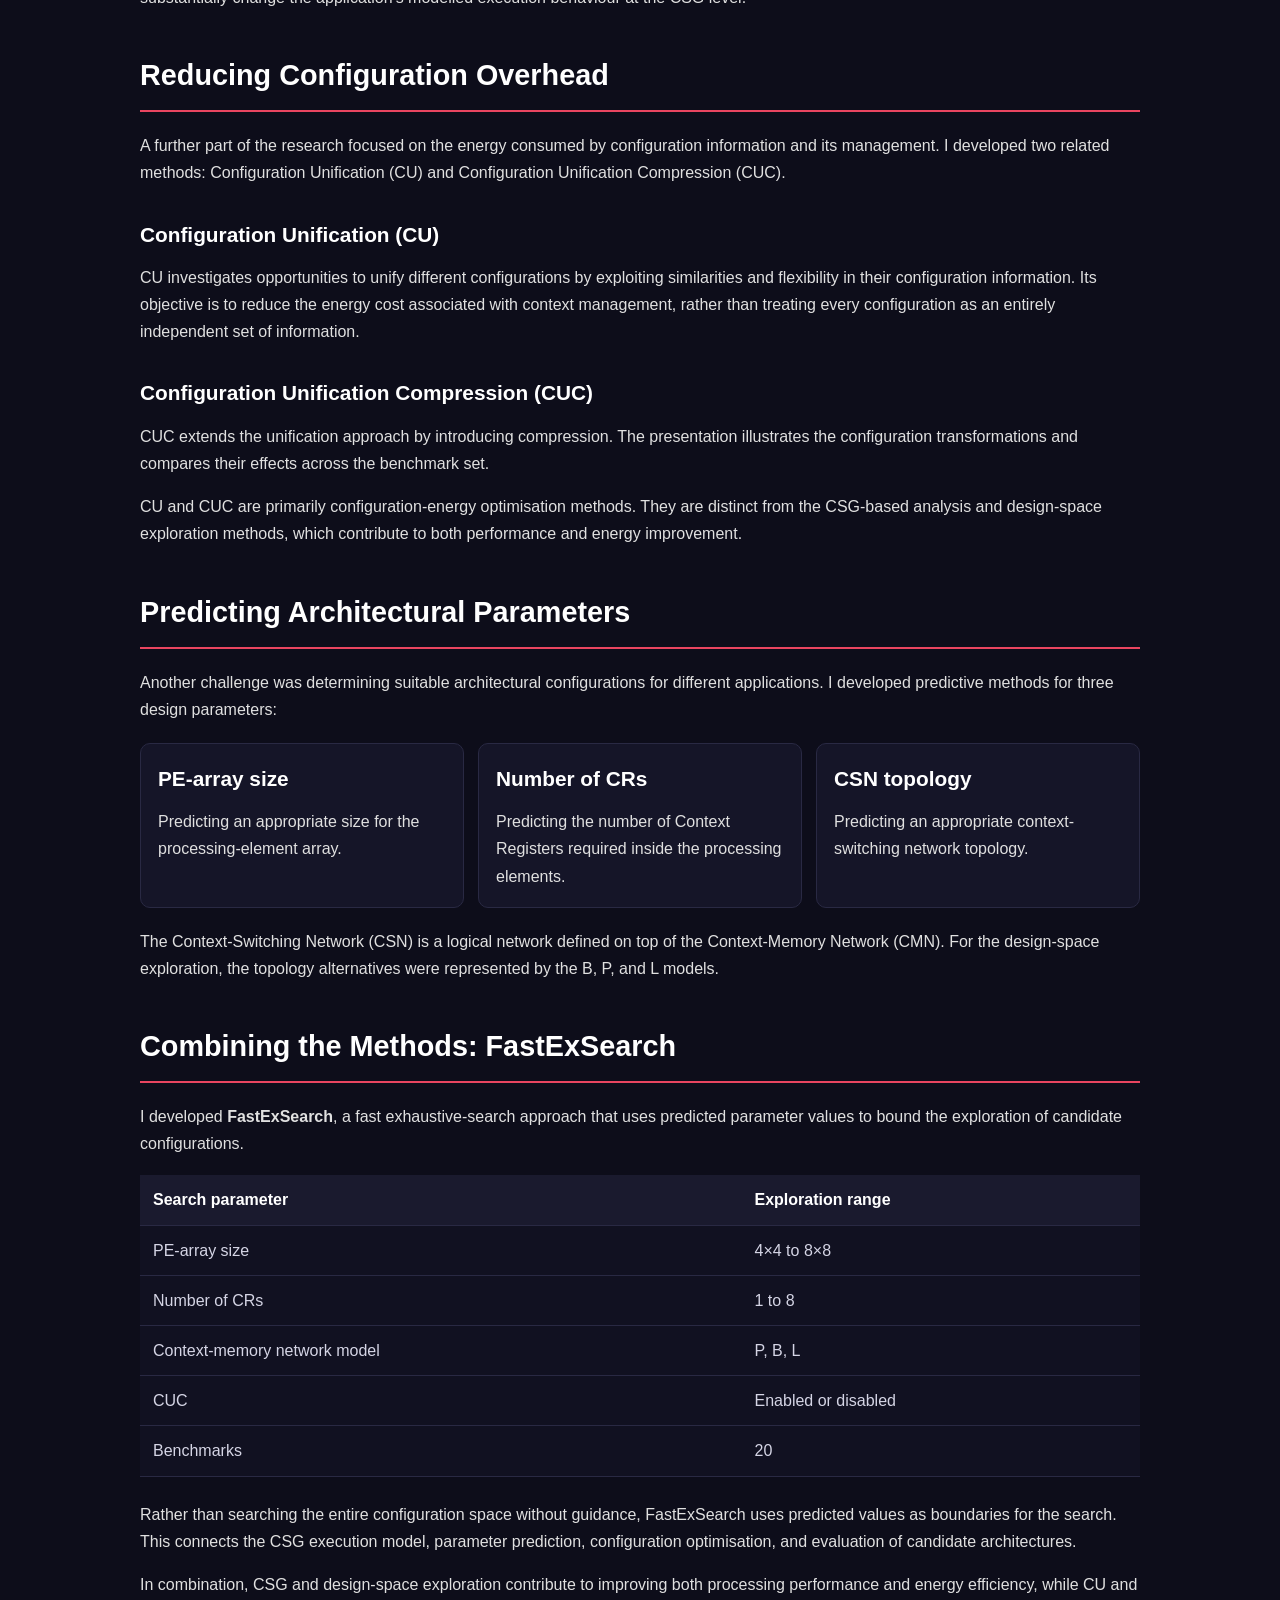
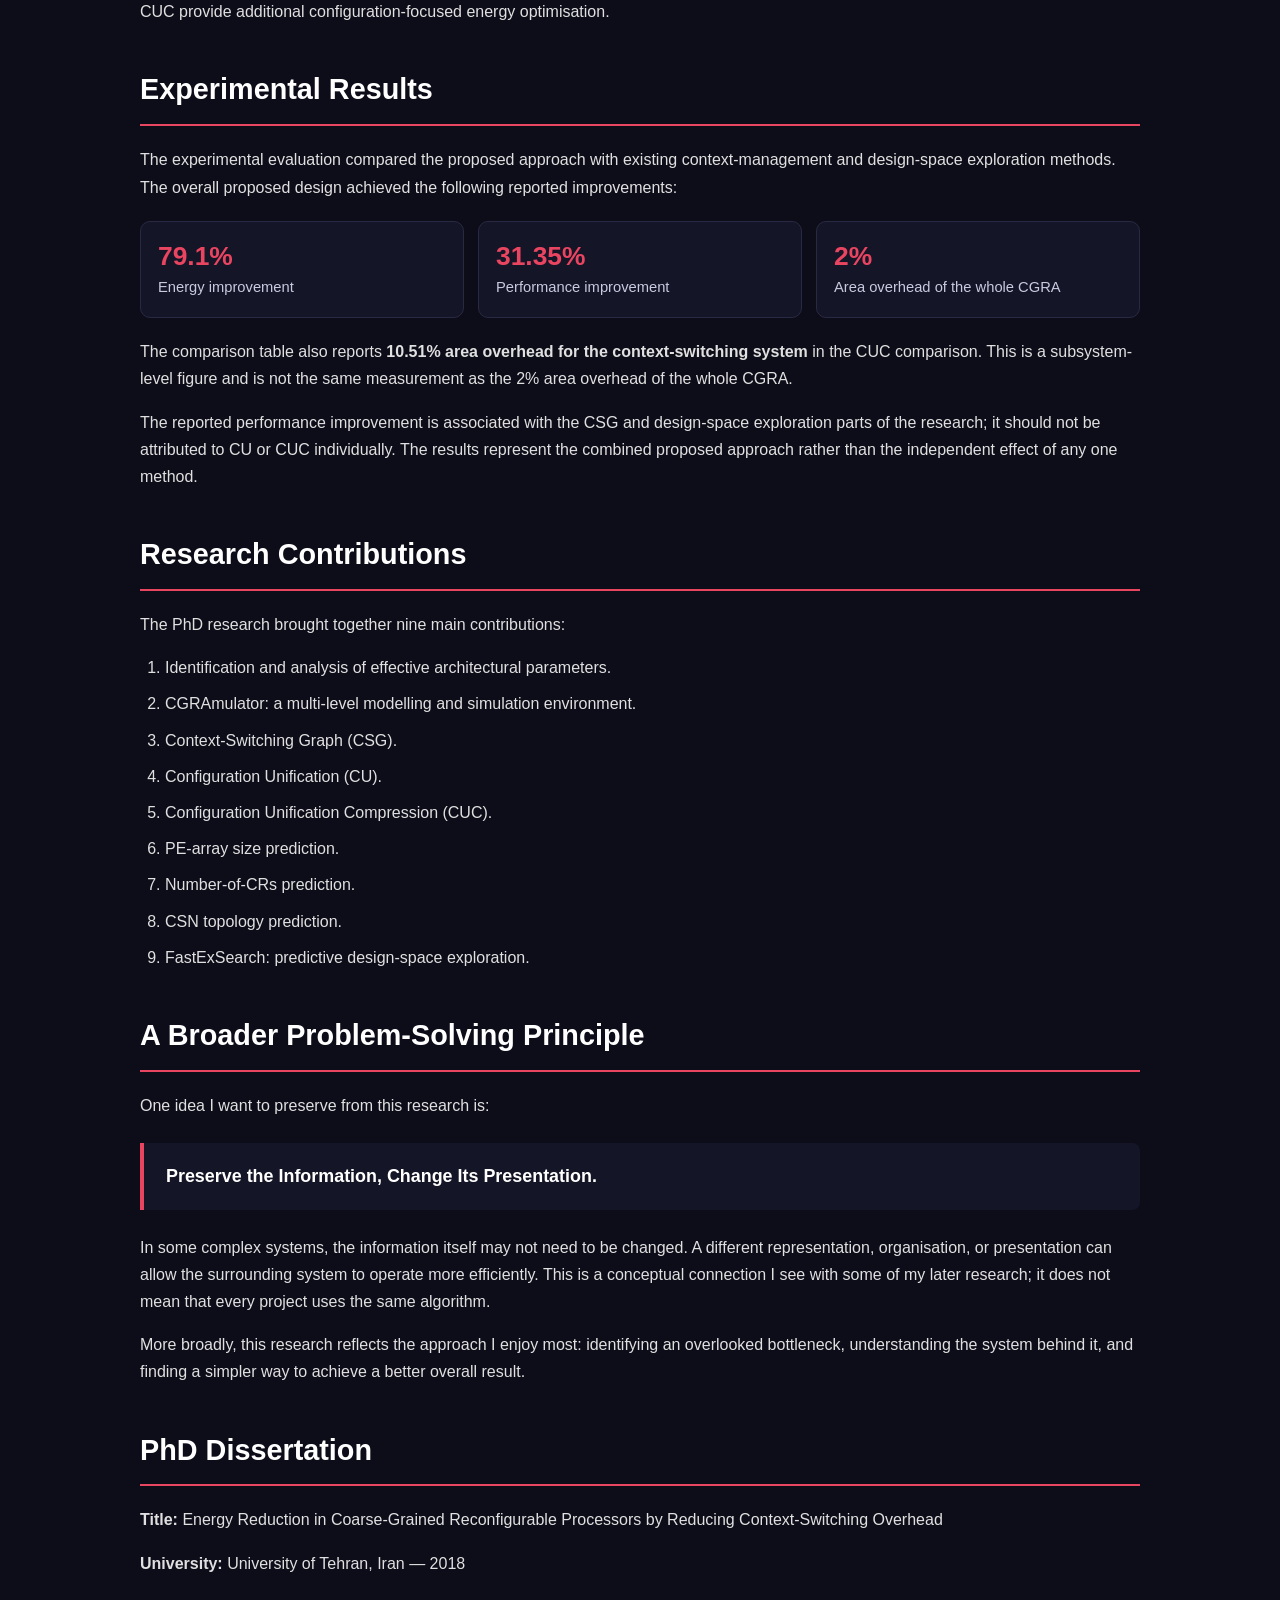
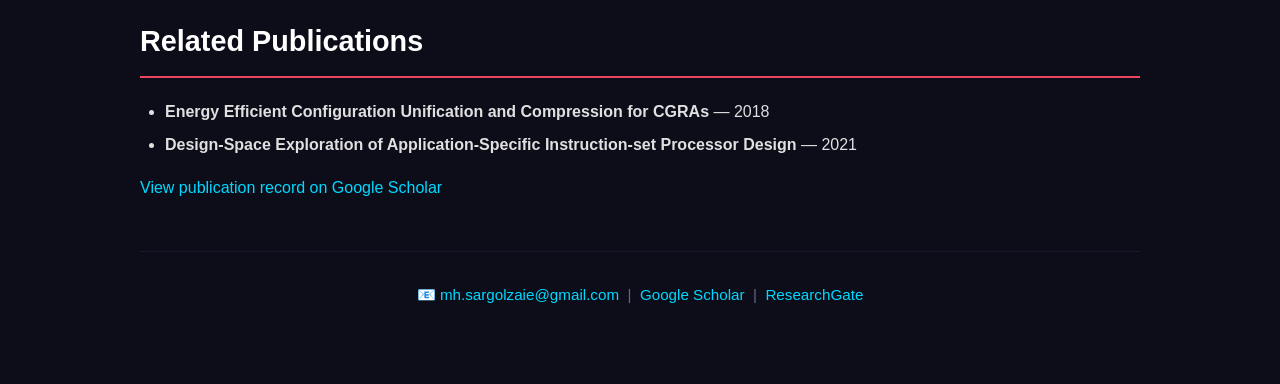
<file: cgra.html>
<!DOCTYPE html>
<html lang="en">
<head>
    <meta charset="UTF-8">
    <meta name="viewport" content="width=device-width, initial-scale=1.0">
    <meta name="description" content="PhD research on identifying and reducing context-switching overhead in coarse-grained reconfigurable processors through modelling, configuration optimisation and design-space exploration.">
    <title>Reconfigurable Computing — Mohammad Hossein Sargolzaei</title>
    <link rel="stylesheet" href="style.css">
    <style>
        .research-lead { font-size: 1.12rem; color: #c9c9df; }
        .research-note { color: #9999b8; font-size: .92rem; }
        .research-quote { margin: 24px 0; padding: 18px 22px; background: #151528; border-left: 4px solid #e94560; border-radius: 0 8px 8px 0; }
        .research-quote strong { color: #fff; font-size: 1.12rem; }
        .research-grid { display: grid; grid-template-columns: repeat(auto-fit, minmax(210px, 1fr)); gap: 14px; margin: 20px 0; }
        .research-card { background: #151528; border: 1px solid #292943; border-radius: 10px; padding: 17px; }
        .research-card h3 { margin-top: 0; color: #fff; }
        .research-card p:last-child { margin-bottom: 0; }
        .metric { color: #e94560; font-size: 1.65rem; font-weight: 700; display: block; line-height: 1.3; }
        .metric-label { color: #c9c9df; font-size: .92rem; }
        .table-wrap { overflow-x: auto; margin: 18px 0 24px; }
        table { width: 100%; border-collapse: collapse; min-width: 440px; background: #111121; }
        th, td { padding: 11px 13px; text-align: left; border-bottom: 1px solid #292943; }
        th { color: #fff; background: #1a1a2e; }
        td { color: #d5d5e5; }
        .tag { margin-top: 5px; }
        details { margin: 12px 0; padding: 13px 16px; background: #131326; border: 1px solid #292943; border-radius: 8px; }
        summary { color: #00d9ff; cursor: pointer; font-weight: 600; }
        details[open] summary { margin-bottom: 12px; }
        .contribution-list li { margin-bottom: 9px; }
        .section-intro { color: #b9b9d0; }
        @media (max-width: 600px) { .research-card { padding: 14px; } th, td { padding: 9px; } }
    </style>
</head>
<body>
    <div id="navbar-placeholder"></div>

    <main class="container">
        <h1>Reconfigurable &amp; High-Performance Computing</h1>
        <p class="subtitle">Finding and addressing hidden bottlenecks in dynamically reconfigurable processors</p>

        <p class="research-lead">My PhD research investigated how context-switching overhead affects the energy efficiency and processing performance of Coarse-Grained Reconfigurable Architectures (CGRAs). Rather than treating the processor as a collection of independent components, I approached it as a complex system whose overall efficiency depends on the interaction between processing elements, memories, configuration mechanisms, and execution behaviour.</p>
        <p>The central challenge was to identify where resources and energy were being consumed during execution, understand the underlying causes, and develop methods to improve the system without unnecessarily increasing its hardware complexity.</p>

        <div class="research-quote"><strong>Identify the hidden bottleneck. Understand the system behind it. Find a simpler way to improve the whole.</strong></div>

        <h2>Origin of the PhD Research</h2>
        <p>During my computer architecture studies, I encountered many advanced processor architectures and techniques, including superscalar, VLIW, out-of-order execution, FPGA architectures, and many other advanced approaches. Rather than focusing on one architecture in isolation, I studied their characteristics and limitations.</p>
        <p>One observation gradually emerged. Many advanced processor architectures attempted to improve the conventional linear pipeline by making that architecture increasingly sophisticated and “richer.”</p>
        <p>I started thinking about a different approach. Instead of making the linear pipeline increasingly complex, I considered: <strong>What if the pipeline itself became two-dimensional?</strong></p>
        <p>The purpose was to reduce the effect of control hazards and increase the effective size of the basic block. At the time, I was thinking about increasing the effective basic-block size from approximately 3–5 instructions to something roughly 2–3 times larger.</p>
        <p>I then performed a literature review. During that review, I discovered that an architecture with characteristics related to this idea had already been introduced: <strong>Coarse-Grain Reconfigurable Architecture (CGRA)</strong>.</p>

        <h2>Identifying the Bottleneck: Context-Switching Overhead</h2>
        <p>A CGRA executes computational kernels using an array of Processing Elements (PEs), supported by data memory, context memory, and control mechanisms. Each PE contains Context Registers (CRs), which store configuration information in a role analogous to instruction registers in conventional processors.</p>
        <p>Kernel execution involves different phases, including boot, context switching, and context execution. I investigated the cost of context switching and its influence on overall execution.</p>
        <p>The analysis showed that the contribution of the context-switching system varied substantially across benchmarks:</p>
        <div class="research-grid">
            <div class="research-card"><span class="metric">0–96%</span><span class="metric-label">Contribution to execution delay</span></div>
            <div class="research-card"><span class="metric">17–94%</span><span class="metric-label">Contribution to energy consumption</span></div>
        </div>
        <p>These ranges describe the variation across benchmarks. The original presentation also shows average contributions for each benchmark group in its energy-breakdown charts. The results revealed that improving the processing elements alone would not necessarily improve the complete processor: configuration and context-management mechanisms also needed to be considered.</p>

        <h2>Building the CGRA Platform</h2>
        <p>The research also required an implementation of the CGRA platform itself. I built the platform from scratch and wrote C programs to generate transistors and wires for different CGRA modules, using implementation papers and reported electrical and architectural models as a foundation.</p>
        <p>After completing the main architecture, I tested its processing capability. The final implementation contained approximately <strong class="key-number">1.8 million transistors</strong>. This hardware-generation and implementation work formed part of the foundation for the subsequent modelling and optimisation research.</p>

        <h2>Building the Research Platform: CGRAmulator</h2>
        <p>The established tools and libraries available for the investigation were not sufficient for the specific architectural study I wanted to perform. I therefore developed a multi-level modelling environment, called <strong>CGRAmulator</strong>, to support the experiments.</p>
        <div class="research-grid">
            <div class="research-card"><h3>RTL-level</h3><span class="tag">Verilog</span><p>Hardware-level implementation of the architecture.</p></div>
            <div class="research-card"><h3>Transistor-level</h3><span class="tag">HSPICE</span><p>Detailed electrical-level modelling used for reference evaluation.</p></div>
            <div class="research-card"><h3>High-level ISS</h3><span class="tag">C++</span><p>Fast instruction-set simulation for evaluating kernels and architectural parameters.</p></div>
        </div>
        <p>The model included low-level parameters associated with context memory, data memory, and processing elements. The presentation reports the following execution-time ranges for the three implementations:</p>
        <div class="table-wrap"><table><thead><tr><th>Implementation</th><th>Reported execution time</th></tr></thead><tbody>
            <tr><td>RTL-level</td><td>5–40 minutes</td></tr>
            <tr><td>Transistor-level</td><td>18–30 hours</td></tr>
            <tr><td>High-level ISS</td><td>Less than 300 ms</td></tr>
        </tbody></table></div>
        <p>CGRAmulator made it possible to simulate input kernels thousands of times faster than HSPICE, with acceptable accuracy. It provided the experimental foundation for investigating architectural parameters and evaluating the proposed methods.</p>
        <p class="research-note">The timing figures are reproduced from the PhD presentation and should be interpreted in their original experimental context.</p>

        <h2>Understanding Execution Behaviour: Context-Switching Graph</h2>
        <p>I developed the <strong>Context-Switching Graph (CSG)</strong> to model context-switching behaviour and predict the number of different contexts required by a kernel.</p>
        <p>In the proposed method, a graph node may need to be converted into multiple contexts when it contains too many instructions or too many memory accesses. The graph provides a way to analyse execution behaviour and estimate context transitions.</p>
        <p>CSG transitions also provide a graph-level model of application execution time. For example, the presentation illustrates the effect of PE-array size on the number of transitions before the Sharpen application finishes:</p>
        <div class="table-wrap"><table><thead><tr><th>PE-array size</th><th>CSG transitions</th></tr></thead><tbody>
            <tr><td>4×4</td><td>3,461,039</td></tr>
            <tr><td>6×6</td><td>136,180</td></tr>
        </tbody></table></div>
        <p>These values are transition counts, not direct measurements of execution time. They demonstrate how an architectural choice can substantially change the application's modelled execution behaviour at the CSG level.</p>

        <h2>Reducing Configuration Overhead</h2>
        <p>A further part of the research focused on the energy consumed by configuration information and its management. I developed two related methods: Configuration Unification (CU) and Configuration Unification Compression (CUC).</p>
        <h3>Configuration Unification (CU)</h3>
        <p>CU investigates opportunities to unify different configurations by exploiting similarities and flexibility in their configuration information. Its objective is to reduce the energy cost associated with context management, rather than treating every configuration as an entirely independent set of information.</p>
        <h3>Configuration Unification Compression (CUC)</h3>
        <p>CUC extends the unification approach by introducing compression. The presentation illustrates the configuration transformations and compares their effects across the benchmark set.</p>
        <p>CU and CUC are primarily configuration-energy optimisation methods. They are distinct from the CSG-based analysis and design-space exploration methods, which contribute to both performance and energy improvement.</p>

        <h2>Predicting Architectural Parameters</h2>
        <p>Another challenge was determining suitable architectural configurations for different applications. I developed predictive methods for three design parameters:</p>
        <div class="research-grid">
            <div class="research-card"><h3>PE-array size</h3><p>Predicting an appropriate size for the processing-element array.</p></div>
            <div class="research-card"><h3>Number of CRs</h3><p>Predicting the number of Context Registers required inside the processing elements.</p></div>
            <div class="research-card"><h3>CSN topology</h3><p>Predicting an appropriate context-switching network topology.</p></div>
        </div>
        <p>The Context-Switching Network (CSN) is a logical network defined on top of the Context-Memory Network (CMN). For the design-space exploration, the topology alternatives were represented by the B, P, and L models.</p>

        <h2>Combining the Methods: FastExSearch</h2>
        <p>I developed <strong>FastExSearch</strong>, a fast exhaustive-search approach that uses predicted parameter values to bound the exploration of candidate configurations.</p>
        <div class="table-wrap"><table><thead><tr><th>Search parameter</th><th>Exploration range</th></tr></thead><tbody>
            <tr><td>PE-array size</td><td>4×4 to 8×8</td></tr>
            <tr><td>Number of CRs</td><td>1 to 8</td></tr>
            <tr><td>Context-memory network model</td><td>P, B, L</td></tr>
            <tr><td>CUC</td><td>Enabled or disabled</td></tr>
            <tr><td>Benchmarks</td><td>20</td></tr>
        </tbody></table></div>
        <p>Rather than searching the entire configuration space without guidance, FastExSearch uses predicted values as boundaries for the search. This connects the CSG execution model, parameter prediction, configuration optimisation, and evaluation of candidate architectures.</p>
        <p>In combination, CSG and design-space exploration contribute to improving both processing performance and energy efficiency, while CU and CUC provide additional configuration-focused energy optimisation.</p>

        <h2>Experimental Results</h2>
        <p>The experimental evaluation compared the proposed approach with existing context-management and design-space exploration methods. The overall proposed design achieved the following reported improvements:</p>
        <div class="research-grid">
            <div class="research-card"><span class="metric">79.1%</span><span class="metric-label">Energy improvement</span></div>
            <div class="research-card"><span class="metric">31.35%</span><span class="metric-label">Performance improvement</span></div>
            <div class="research-card"><span class="metric">2%</span><span class="metric-label">Area overhead of the whole CGRA</span></div>
        </div>
        <p>The comparison table also reports <strong>10.51% area overhead for the context-switching system</strong> in the CUC comparison. This is a subsystem-level figure and is not the same measurement as the 2% area overhead of the whole CGRA.</p>
        <p>The reported performance improvement is associated with the CSG and design-space exploration parts of the research; it should not be attributed to CU or CUC individually. The results represent the combined proposed approach rather than the independent effect of any one method.</p>

        <h2>Research Contributions</h2>
        <p>The PhD research brought together nine main contributions:</p>
        <ol class="contribution-list">
            <li>Identification and analysis of effective architectural parameters.</li>
            <li>CGRAmulator: a multi-level modelling and simulation environment.</li>
            <li>Context-Switching Graph (CSG).</li>
            <li>Configuration Unification (CU).</li>
            <li>Configuration Unification Compression (CUC).</li>
            <li>PE-array size prediction.</li>
            <li>Number-of-CRs prediction.</li>
            <li>CSN topology prediction.</li>
            <li>FastExSearch: predictive design-space exploration.</li>
        </ol>

        <h2>A Broader Problem-Solving Principle</h2>
        <p>One idea I want to preserve from this research is:</p>
        <div class="research-quote"><strong>Preserve the Information, Change Its Presentation.</strong></div>
        <p>In some complex systems, the information itself may not need to be changed. A different representation, organisation, or presentation can allow the surrounding system to operate more efficiently. This is a conceptual connection I see with some of my later research; it does not mean that every project uses the same algorithm.</p>
        <p>More broadly, this research reflects the approach I enjoy most: identifying an overlooked bottleneck, understanding the system behind it, and finding a simpler way to achieve a better overall result.</p>

        <h2>PhD Dissertation</h2>
        <p><strong>Title:</strong> Energy Reduction in Coarse-Grained Reconfigurable Processors by Reducing Context-Switching Overhead</p>
        <p><strong>University:</strong> University of Tehran, Iran — 2018</p>

        <h2>Related Publications</h2>
        <ul>
            <li><strong>Energy Efficient Configuration Unification and Compression for CGRAs</strong> — 2018</li>
            <li><strong>Design-Space Exploration of Application-Specific Instruction-set Processor Design</strong> — 2021</li>
        </ul>
        <p><a href="https://scholar.google.com/citations?user=ea7m-IEAAAAJ&amp;hl=en" target="_blank" rel="noopener">View publication record on Google Scholar</a></p>

        <div class="footer-contact">
            <p>📧 <a href="mailto:mh.sargolzaie@gmail.com">mh.sargolzaie@gmail.com</a> &nbsp;|&nbsp;
            <a href="https://scholar.google.com/citations?user=ea7m-IEAAAAJ&amp;hl=en" target="_blank" rel="noopener">Google Scholar</a> &nbsp;|&nbsp;
            <a href="https://www.researchgate.net/profile/Mohammad-Hossein-Sargolzaei" target="_blank" rel="noopener">ResearchGate</a></p>
        </div>
    </main>

    <script>
        fetch('navbar.html')
            .then(response => response.text())
            .then(data => document.getElementById('navbar-placeholder').innerHTML = data);
    </script>
    <script>
        document.addEventListener('click', function(e) {
            const toggle = document.getElementById('mobile-menu');
            const menu = document.querySelector('.nav-menu');
            if (toggle && menu) {
                if (e.target.closest('.nav-toggle')) {
                    menu.classList.toggle('active');
                } else if (!e.target.closest('.nav-menu')) {
                    menu.classList.remove('active');
                }
            }
            if (window.innerWidth <= 768) {
                const dropdownToggles = document.querySelectorAll('.dropdown-toggle');
                dropdownToggles.forEach(toggle => {
                    if (e.target.closest('.dropdown-toggle')) {
                        e.preventDefault();
                        const menu = toggle.nextElementSibling;
                        if (menu) menu.classList.toggle('active');
                    }
                });
            }
        });
    </script>
</body>
</html>
</file>
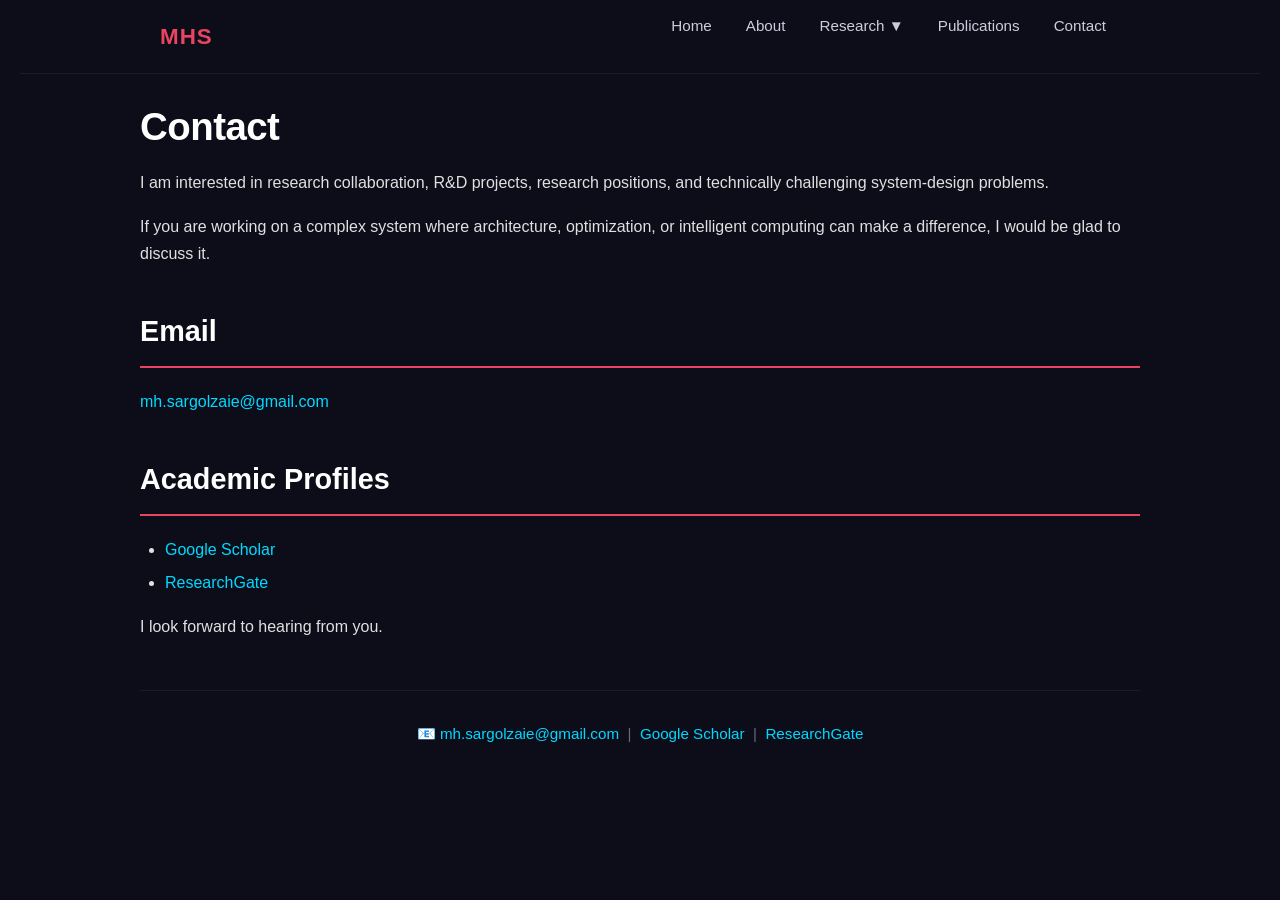
<file: contact.html>
<!DOCTYPE html>
<html lang="en">
<head>
    <meta charset="UTF-8">
    <meta name="viewport" content="width=device-width, initial-scale=1.0">
    <title>Contact — Mohammad Hossein Sargolzaei</title>
    <link rel="stylesheet" href="style.css">
</head>
<body>

    <div id="navbar-placeholder"></div>

    <div class="container">
        <h1>Contact</h1>

        <p>I am interested in research collaboration, R&D projects, research positions, and technically challenging system-design problems.</p>
        <p>If you are working on a complex system where architecture, optimization, or intelligent computing can make a difference, I would be glad to discuss it.</p>

        <h2>Email</h2>
        <p><a href="mailto:mh.sargolzaie@gmail.com">mh.sargolzaie@gmail.com</a></p>

        <h2>Academic Profiles</h2>
        <ul>
            <li><a href="https://scholar.google.com/citations?user=ea7m-IEAAAAJ&hl=en" target="_blank">Google Scholar</a></li>
            <li><a href="https://www.researchgate.net/profile/Mohammad-Hossein-Sargolzaei" target="_blank">ResearchGate</a></li>
        </ul>

        <p>I look forward to hearing from you.</p>

        <div class="footer-contact">
            <p>📧 <a href="mailto:mh.sargolzaie@gmail.com">mh.sargolzaie@gmail.com</a> &nbsp;|&nbsp;
            <a href="https://scholar.google.com/citations?user=ea7m-IEAAAAJ&hl=en" target="_blank">Google Scholar</a> &nbsp;|&nbsp;
            <a href="https://www.researchgate.net/profile/Mohammad-Hossein-Sargolzaei" target="_blank">ResearchGate</a></p>
        </div>
    </div>

    <script>
        fetch('navbar.html')
            .then(response => response.text())
            .then(data => document.getElementById('navbar-placeholder').innerHTML = data);
    </script>
    <script>
        document.addEventListener('click', function(e) {
            const toggle = document.getElementById('mobile-menu');
            const menu = document.querySelector('.nav-menu');
            if (toggle && menu) {
                if (e.target.closest('.nav-toggle')) {
                    menu.classList.toggle('active');
                } else if (!e.target.closest('.nav-menu')) {
                    menu.classList.remove('active');
                }
            }
            if (window.innerWidth <= 768) {
                const dropdownToggles = document.querySelectorAll('.dropdown-toggle');
                dropdownToggles.forEach(toggle => {
                    if (e.target.closest('.dropdown-toggle')) {
                        e.preventDefault();
                        const menu = toggle.nextElementSibling;
                        if (menu) menu.classList.toggle('active');
                    }
                });
            }
        });
    </script>
</body>
</html>
</file>
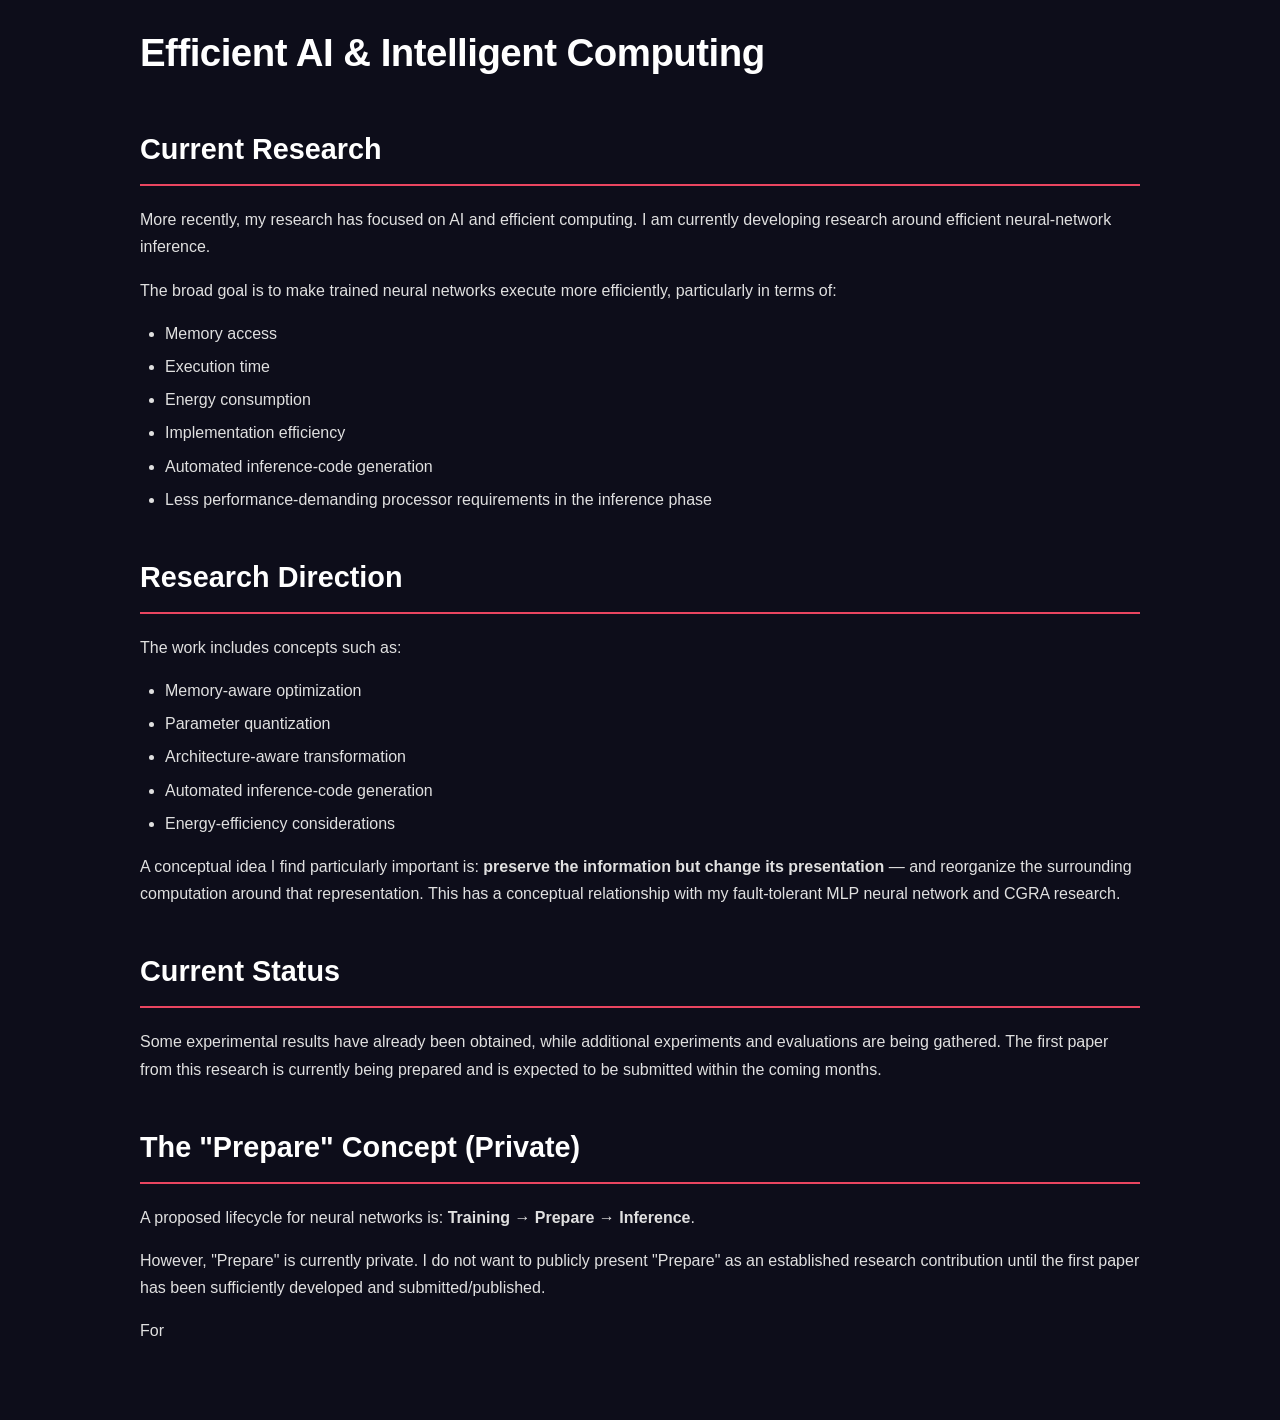
<file: efficient-ai.html>
<!DOCTYPE html>
<html lang="en">
<head>
    <meta charset="UTF-8">
    <meta name="viewport" content="width=device-width, initial-scale=1.0">
    <title>Efficient AI — Mohammad Hossein Sargolzaei</title>
    <link rel="stylesheet" href="style.css">
</head>
<body>

    <div id="navbar-placeholder"></div>

    <div class="container">
        <h1>Efficient AI &amp; Intelligent Computing</h1>

        <h2>Current Research</h2>
        <p>More recently, my research has focused on AI and efficient computing. I am currently developing research around efficient neural-network inference.</p>
        <p>The broad goal is to make trained neural networks execute more efficiently, particularly in terms of:</p>
        <ul>
            <li>Memory access</li>
            <li>Execution time</li>
            <li>Energy consumption</li>
            <li>Implementation efficiency</li>
            <li>Automated inference-code generation</li>
            <li>Less performance-demanding processor requirements in the inference phase</li>
        </ul>

        <h2>Research Direction</h2>
        <p>The work includes concepts such as:</p>
        <ul>
            <li>Memory-aware optimization</li>
            <li>Parameter quantization</li>
            <li>Architecture-aware transformation</li>
            <li>Automated inference-code generation</li>
            <li>Energy-efficiency considerations</li>
        </ul>
        <p>A conceptual idea I find particularly important is: <strong>preserve the information but change its presentation</strong> — and reorganize the surrounding computation around that representation. This has a conceptual relationship with my fault-tolerant MLP neural network and CGRA research.</p>

        <h2>Current Status</h2>
        <p>Some experimental results have already been obtained, while additional experiments and evaluations are being gathered. The first paper from this research is currently being prepared and is expected to be submitted within the coming months.</p>

        <h2>The "Prepare" Concept (Private)</h2>
        <p>A proposed lifecycle for neural networks is: <strong>Training → Prepare → Inference</strong>.</p>
        <p>However, "Prepare" is currently private. I do not want to publicly present "Prepare" as an established research contribution until the first paper has been sufficiently developed and submitted/published.</p>
        <p>For
</file>
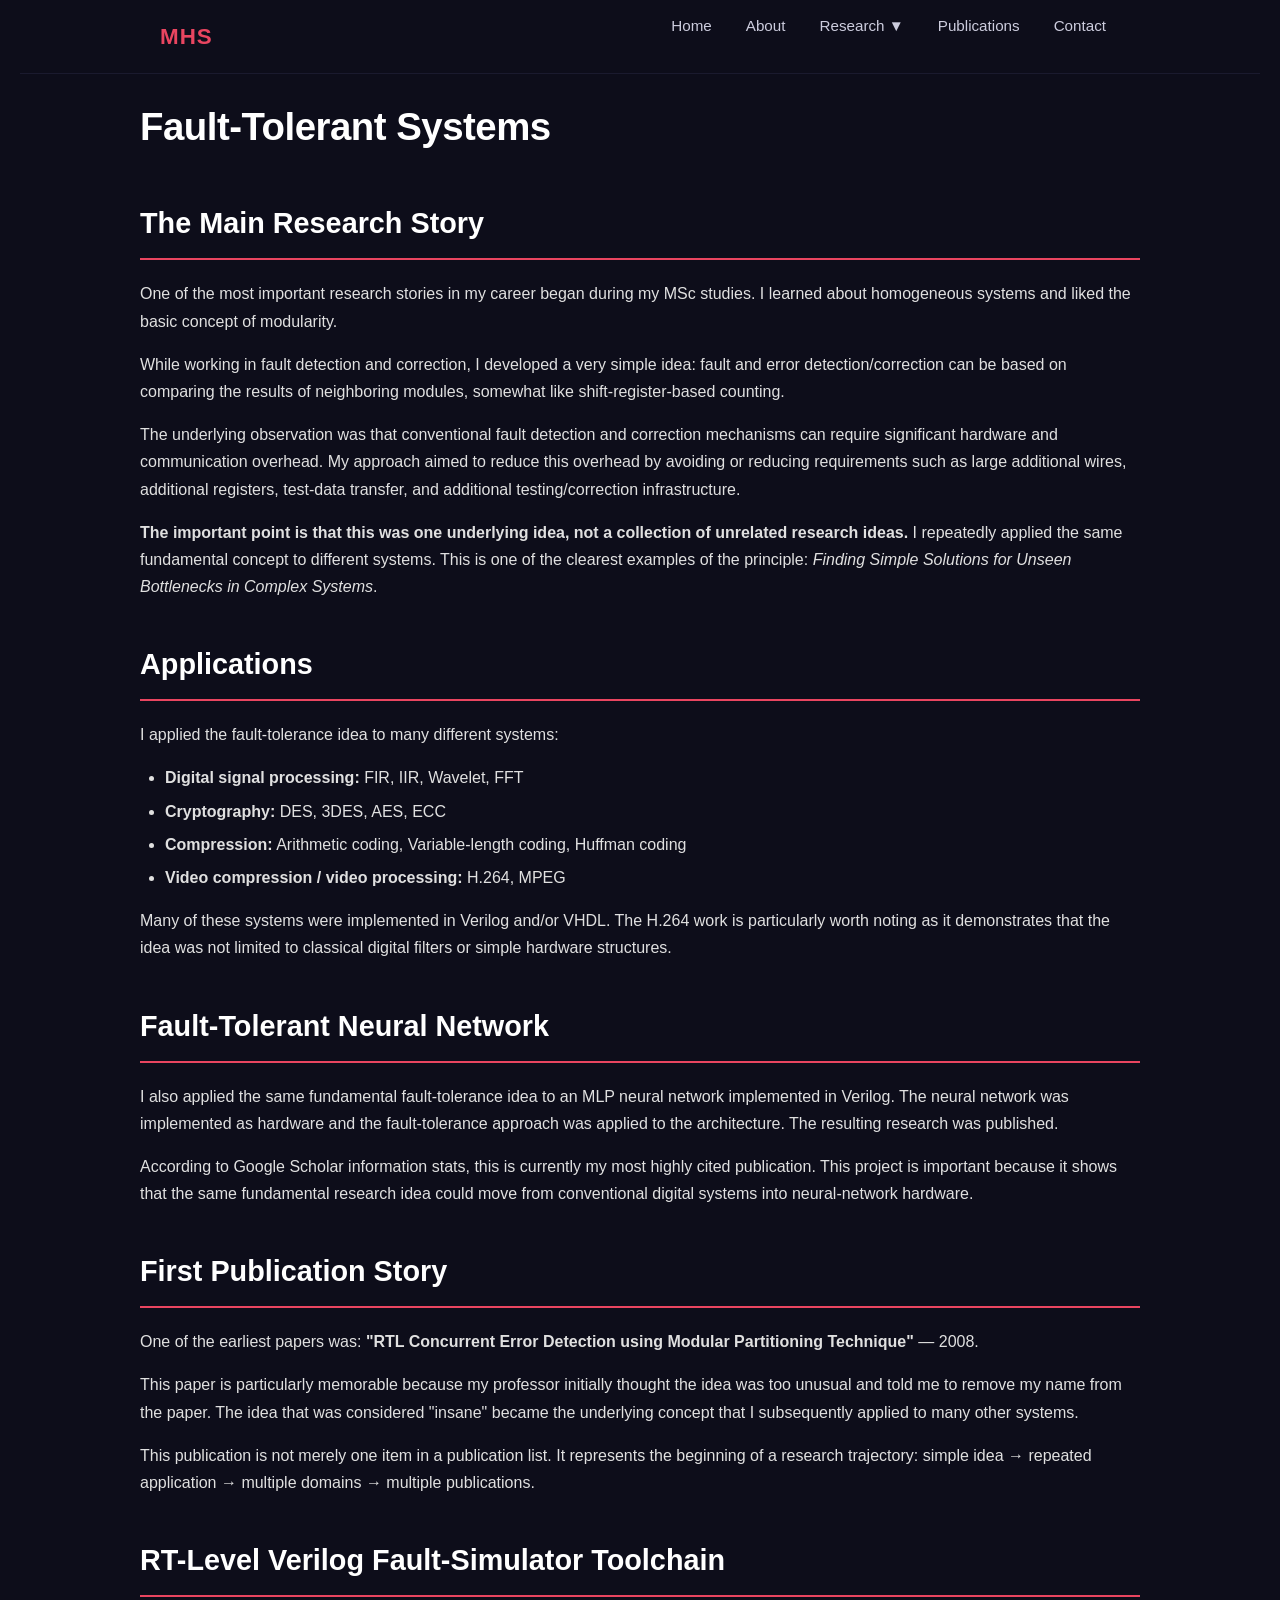
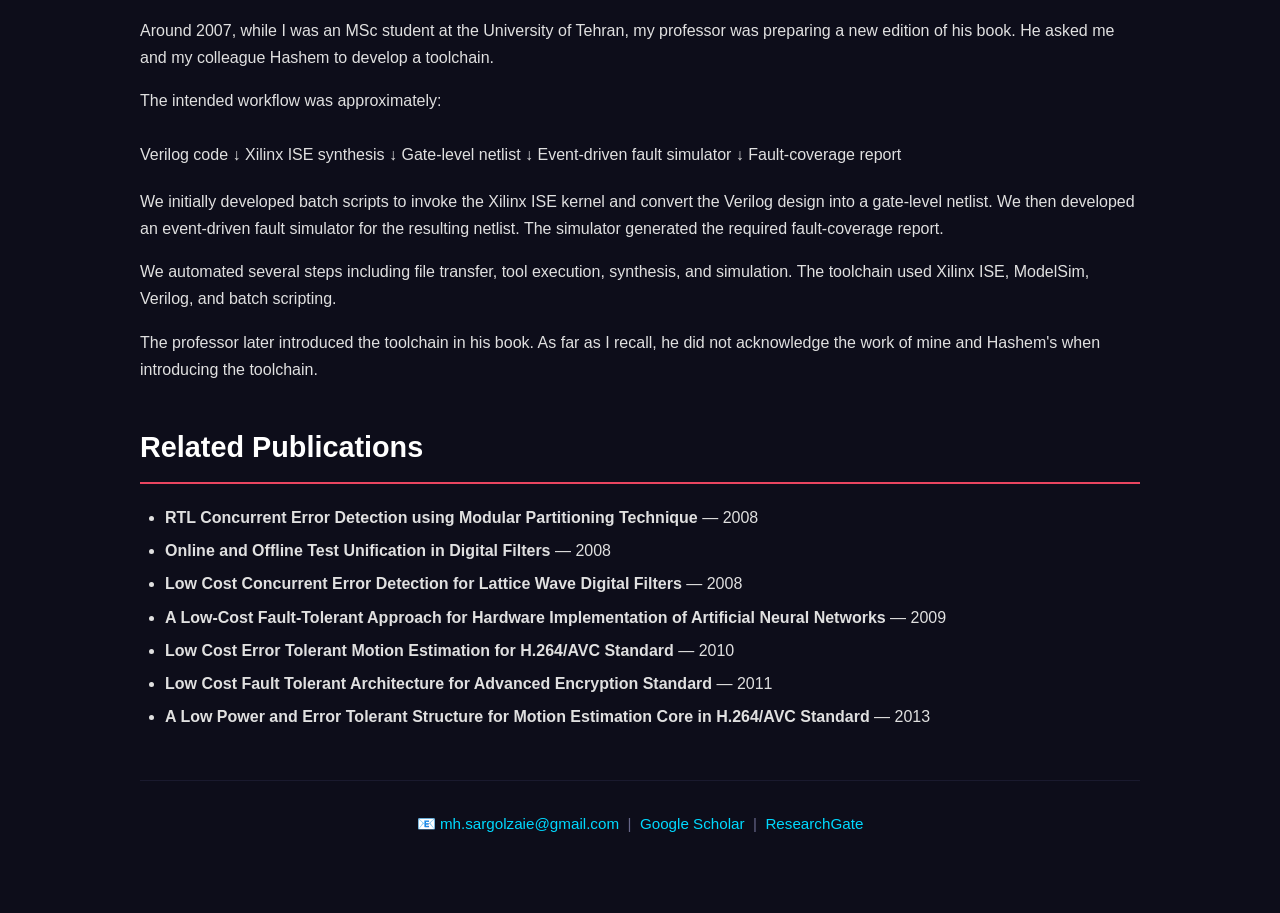
<file: fault-tolerant.html>
<!DOCTYPE html>
<html lang="en">
<head>
    <meta charset="UTF-8">
    <meta name="viewport" content="width=device-width, initial-scale=1.0">
    <title>Fault-Tolerant Systems — Mohammad Hossein Sargolzaei</title>
    <link rel="stylesheet" href="style.css">
</head>
<body>

    <div id="navbar-placeholder"></div>

    <div class="container">
        <h1>Fault-Tolerant Systems</h1>

        <h2>The Main Research Story</h2>
        <p>One of the most important research stories in my career began during my MSc studies. I learned about homogeneous systems and liked the basic concept of modularity.</p>
        <p>While working in fault detection and correction, I developed a very simple idea: fault and error detection/correction can be based on comparing the results of neighboring modules, somewhat like shift-register-based counting.</p>
        <p>The underlying observation was that conventional fault detection and correction mechanisms can require significant hardware and communication overhead. My approach aimed to reduce this overhead by avoiding or reducing requirements such as large additional wires, additional registers, test-data transfer, and additional testing/correction infrastructure.</p>
        <p><strong>The important point is that this was one underlying idea, not a collection of unrelated research ideas.</strong> I repeatedly applied the same fundamental concept to different systems. This is one of the clearest examples of the principle: <em>Finding Simple Solutions for Unseen Bottlenecks in Complex Systems</em>.</p>

        <h2>Applications</h2>
        <p>I applied the fault-tolerance idea to many different systems:</p>
        <ul>
            <li><strong>Digital signal processing:</strong> FIR, IIR, Wavelet, FFT</li>
            <li><strong>Cryptography:</strong> DES, 3DES, AES, ECC</li>
            <li><strong>Compression:</strong> Arithmetic coding, Variable-length coding, Huffman coding</li>
            <li><strong>Video compression / video processing:</strong> H.264, MPEG</li>
        </ul>
        <p>Many of these systems were implemented in Verilog and/or VHDL. The H.264 work is particularly worth noting as it demonstrates that the idea was not limited to classical digital filters or simple hardware structures.</p>

        <h2>Fault-Tolerant Neural Network</h2>
        <p>I also applied the same fundamental fault-tolerance idea to an MLP neural network implemented in Verilog. The neural network was implemented as hardware and the fault-tolerance approach was applied to the architecture. The resulting research was published.</p>
        <p>According to Google Scholar information stats, this is currently my most highly cited publication. This project is important because it shows that the same fundamental research idea could move from conventional digital systems into neural-network hardware.</p>

        <h2>First Publication Story</h2>
        <p>One of the earliest papers was: <strong>"RTL Concurrent Error Detection using Modular Partitioning Technique"</strong> — 2008.</p>
        <p>This paper is particularly memorable because my professor initially thought the idea was too unusual and told me to remove my name from the paper. The idea that was considered "insane" became the underlying concept that I subsequently applied to many other systems.</p>
        <p>This publication is not merely one item in a publication list. It represents the beginning of a research trajectory: simple idea → repeated application → multiple domains → multiple publications.</p>

        <h2>RT-Level Verilog Fault-Simulator Toolchain</h2>
        <p>Around 2007, while I was an MSc student at the University of Tehran, my professor was preparing a new edition of his book. He asked me and my colleague Hashem to develop a toolchain.</p>
        <p>The intended workflow was approximately:</p>
        <div class="principle-box">
            <div class="arrow-flow">Verilog code
        ↓
        Xilinx ISE synthesis
        ↓
        Gate-level netlist
        ↓
        Event-driven fault simulator
        ↓
        Fault-coverage report</div>
        </div>
        <p>We initially developed batch scripts to invoke the Xilinx ISE kernel and convert the Verilog design into a gate-level netlist. We then developed an event-driven fault simulator for the resulting netlist. The simulator generated the required fault-coverage report.</p>
        <p>We automated several steps including file transfer, tool execution, synthesis, and simulation. The toolchain used Xilinx ISE, ModelSim, Verilog, and batch scripting.</p>
        <p>The professor later introduced the toolchain in his book. As far as I recall, he did not acknowledge the work of mine and Hashem's when introducing the toolchain.</p>

        <h2>Related Publications</h2>
        <ul>
            <li><strong>RTL Concurrent Error Detection using Modular Partitioning Technique</strong> — 2008</li>
            <li><strong>Online and Offline Test Unification in Digital Filters</strong> — 2008</li>
            <li><strong>Low Cost Concurrent Error Detection for Lattice Wave Digital Filters</strong> — 2008</li>
            <li><strong>A Low-Cost Fault-Tolerant Approach for Hardware Implementation of Artificial Neural Networks</strong> — 2009</li>
            <li><strong>Low Cost Error Tolerant Motion Estimation for H.264/AVC Standard</strong> — 2010</li>
            <li><strong>Low Cost Fault Tolerant Architecture for Advanced Encryption Standard</strong> — 2011</li>
            <li><strong>A Low Power and Error Tolerant Structure for Motion Estimation Core in H.264/AVC Standard</strong> — 2013</li>
        </ul>

        <div class="footer-contact">
            <p>📧 <a href="mailto:mh.sargolzaie@gmail.com">mh.sargolzaie@gmail.com</a> &nbsp;|&nbsp;
            <a href="https://scholar.google.com/citations?user=ea7m-IEAAAAJ&hl=en" target="_blank">Google Scholar</a> &nbsp;|&nbsp;
            <a href="https://www.researchgate.net/profile/Mohammad-Hossein-Sargolzaei" target="_blank">ResearchGate</a></p>
        </div>
    </div>

    <script>
        fetch('navbar.html')
            .then(response => response.text())
            .then(data => document.getElementById('navbar-placeholder').innerHTML = data);
    </script>
    <script>
        document.addEventListener('click', function(e) {
            const toggle = document.getElementById('mobile-menu');
            const menu = document.querySelector('.nav-menu');
            if (toggle && menu) {
                if (e.target.closest('.nav-toggle')) {
                    menu.classList.toggle('active');
                } else if (!e.target.closest('.nav-menu')) {
                    menu.classList.remove('active');
                }
            }
            if (window.innerWidth <= 768) {
                const dropdownToggles = document.querySelectorAll('.dropdown-toggle');
                dropdownToggles.forEach(toggle => {
                    if (e.target.closest('.dropdown-toggle')) {
                        e.preventDefault();
                        const menu = toggle.nextElementSibling;
                        if (menu) menu.classList.toggle('active');
                    }
                });
            }
        });
    </script>
</body>
</html>
</file>
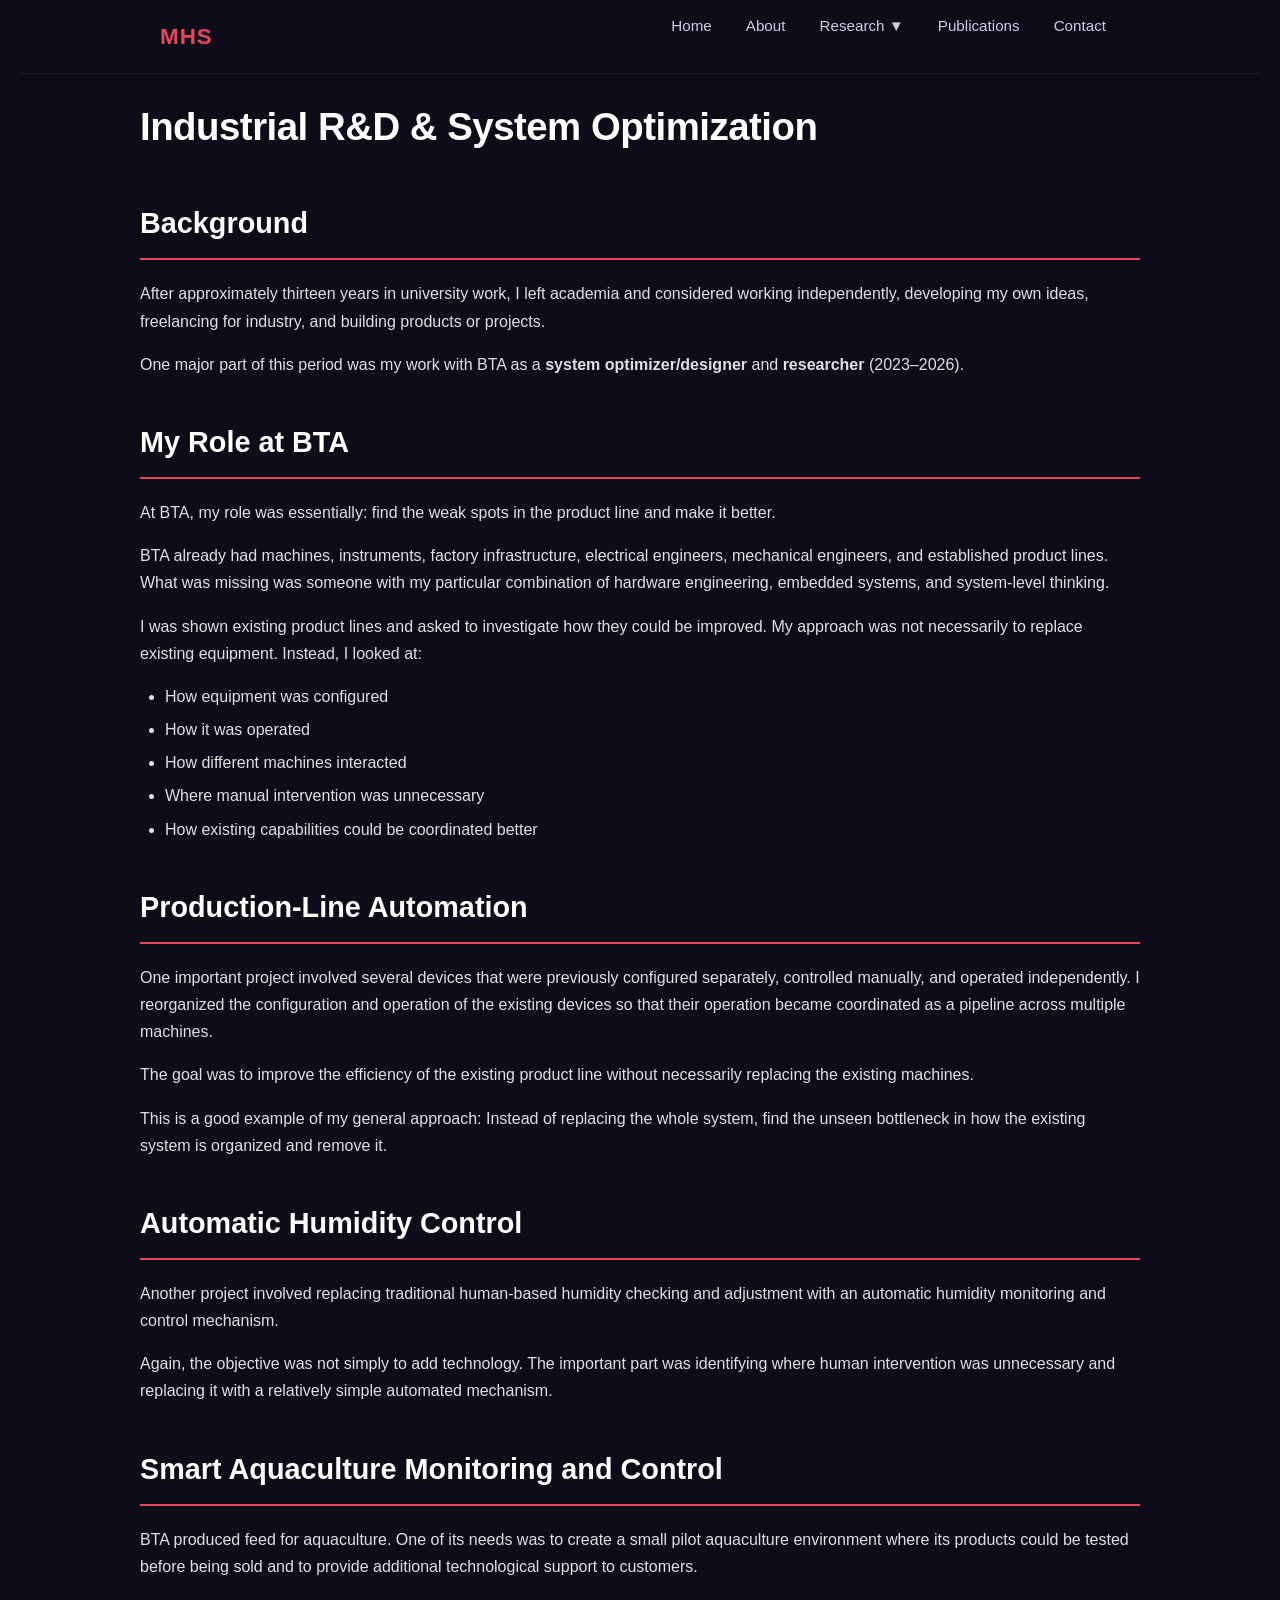
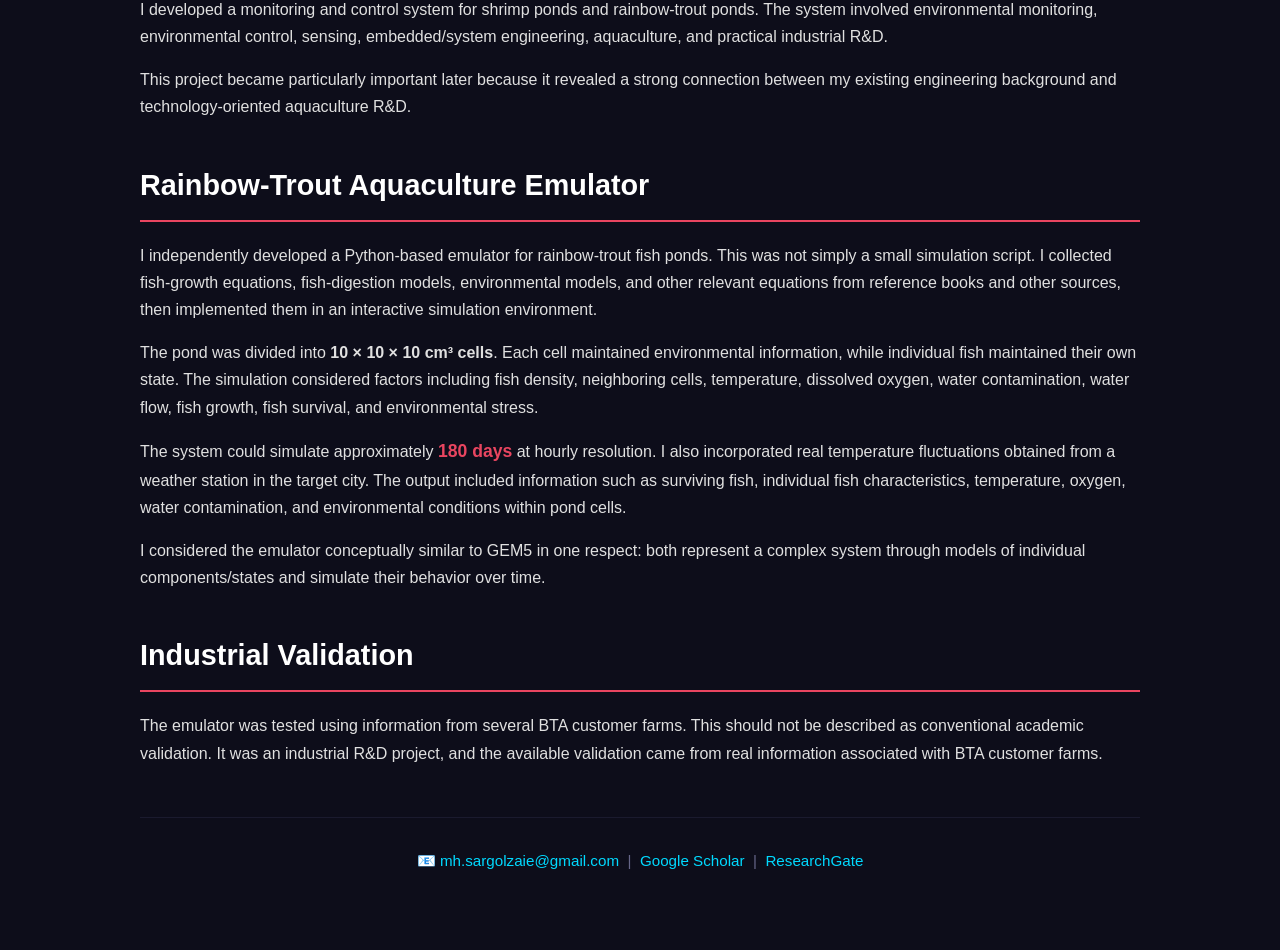
<file: industrial-rd.html>
<!DOCTYPE html>
<html lang="en">
<head>
    <meta charset="UTF-8">
    <meta name="viewport" content="width=device-width, initial-scale=1.0">
    <title>Industrial R&D — Mohammad Hossein Sargolzaei</title>
    <link rel="stylesheet" href="style.css">
</head>
<body>

    <div id="navbar-placeholder"></div>

    <div class="container">
        <h1>Industrial R&D &amp; System Optimization</h1>

        <h2>Background</h2>
        <p>After approximately thirteen years in university work, I left academia and considered working independently, developing my own ideas, freelancing for industry, and building products or projects.</p>
        <p>One major part of this period was my work with BTA as a <strong>system optimizer/designer</strong> and <strong>researcher</strong> (2023–2026).</p>

        <h2>My Role at BTA</h2>
        <p>At BTA, my role was essentially: find the weak spots in the product line and make it better.</p>
        <p>BTA already had machines, instruments, factory infrastructure, electrical engineers, mechanical engineers, and established product lines. What was missing was someone with my particular combination of hardware engineering, embedded systems, and system-level thinking.</p>
        <p>I was shown existing product lines and asked to investigate how they could be improved. My approach was not necessarily to replace existing equipment. Instead, I looked at:</p>
        <ul>
            <li>How equipment was configured</li>
            <li>How it was operated</li>
            <li>How different machines interacted</li>
            <li>Where manual intervention was unnecessary</li>
            <li>How existing capabilities could be coordinated better</li>
        </ul>

        <h2>Production-Line Automation</h2>
        <p>One important project involved several devices that were previously configured separately, controlled manually, and operated independently. I reorganized the configuration and operation of the existing devices so that their operation became coordinated as a pipeline across multiple machines.</p>
        <p>The goal was to improve the efficiency of the existing product line without necessarily replacing the existing machines.</p>
        <p>This is a good example of my general approach: Instead of replacing the whole system, find the unseen bottleneck in how the existing system is organized and remove it.</p>

        <h2>Automatic Humidity Control</h2>
        <p>Another project involved replacing traditional human-based humidity checking and adjustment with an automatic humidity monitoring and control mechanism.</p>
        <p>Again, the objective was not simply to add technology. The important part was identifying where human intervention was unnecessary and replacing it with a relatively simple automated mechanism.</p>

        <h2>Smart Aquaculture Monitoring and Control</h2>
        <p>BTA produced feed for aquaculture. One of its needs was to create a small pilot aquaculture environment where its products could be tested before being sold and to provide additional technological support to customers.</p>
        <p>I developed a monitoring and control system for shrimp ponds and rainbow-trout ponds. The system involved environmental monitoring, environmental control, sensing, embedded/system engineering, aquaculture, and practical industrial R&D.</p>
        <p>This project became particularly important later because it revealed a strong connection between my existing engineering background and technology-oriented aquaculture R&D.</p>

        <h2>Rainbow-Trout Aquaculture Emulator</h2>
        <p>I independently developed a Python-based emulator for rainbow-trout fish ponds. This was not simply a small simulation script. I collected fish-growth equations, fish-digestion models, environmental models, and other relevant equations from reference books and other sources, then implemented them in an interactive simulation environment.</p>
        <p>The pond was divided into <strong>10 × 10 × 10 cm³ cells</strong>. Each cell maintained environmental information, while individual fish maintained their own state. The simulation considered factors including fish density, neighboring cells, temperature, dissolved oxygen, water contamination, water flow, fish growth, fish survival, and environmental stress.</p>
        <p>The system could simulate approximately <span class="key-number">180 days</span> at hourly resolution. I also incorporated real temperature fluctuations obtained from a weather station in the target city. The output included information such as surviving fish, individual fish characteristics, temperature, oxygen, water contamination, and environmental conditions within pond cells.</p>
        <p>I considered the emulator conceptually similar to GEM5 in one respect: both represent a complex system through models of individual components/states and simulate their behavior over time.</p>

        <h2>Industrial Validation</h2>
        <p>The emulator was tested using information from several BTA customer farms. This should not be described as conventional academic validation. It was an industrial R&D project, and the available validation came from real information associated with BTA customer farms.</p>

        <div class="footer-contact">
            <p>📧 <a href="mailto:mh.sargolzaie@gmail.com">mh.sargolzaie@gmail.com</a> &nbsp;|&nbsp;
            <a href="https://scholar.google.com/citations?user=ea7m-IEAAAAJ&hl=en" target="_blank">Google Scholar</a> &nbsp;|&nbsp;
            <a href="https://www.researchgate.net/profile/Mohammad-Hossein-Sargolzaei" target="_blank">ResearchGate</a></p>
        </div>
    </div>

    <script>
        fetch('navbar.html')
            .then(response => response.text())
            .then(data => document.getElementById('navbar-placeholder').innerHTML = data);
    </script>
    <script>
        document.addEventListener('click', function(e) {
            const toggle = document.getElementById('mobile-menu');
            const menu = document.querySelector('.nav-menu');
            if (toggle && menu) {
                if (e.target.closest('.nav-toggle')) {
                    menu.classList.toggle('active');
                } else if (!e.target.closest('.nav-menu')) {
                    menu.classList.remove('active');
                }
            }
            if (window.innerWidth <= 768) {
                const dropdownToggles = document.querySelectorAll('.dropdown-toggle');
                dropdownToggles.forEach(toggle => {
                    if (e.target.closest('.dropdown-toggle')) {
                        e.preventDefault();
                        const menu = toggle.nextElementSibling;
                        if (menu) menu.classList.toggle('active');
                    }
                });
            }
        });
    </script>
</body>
</html>
</file>
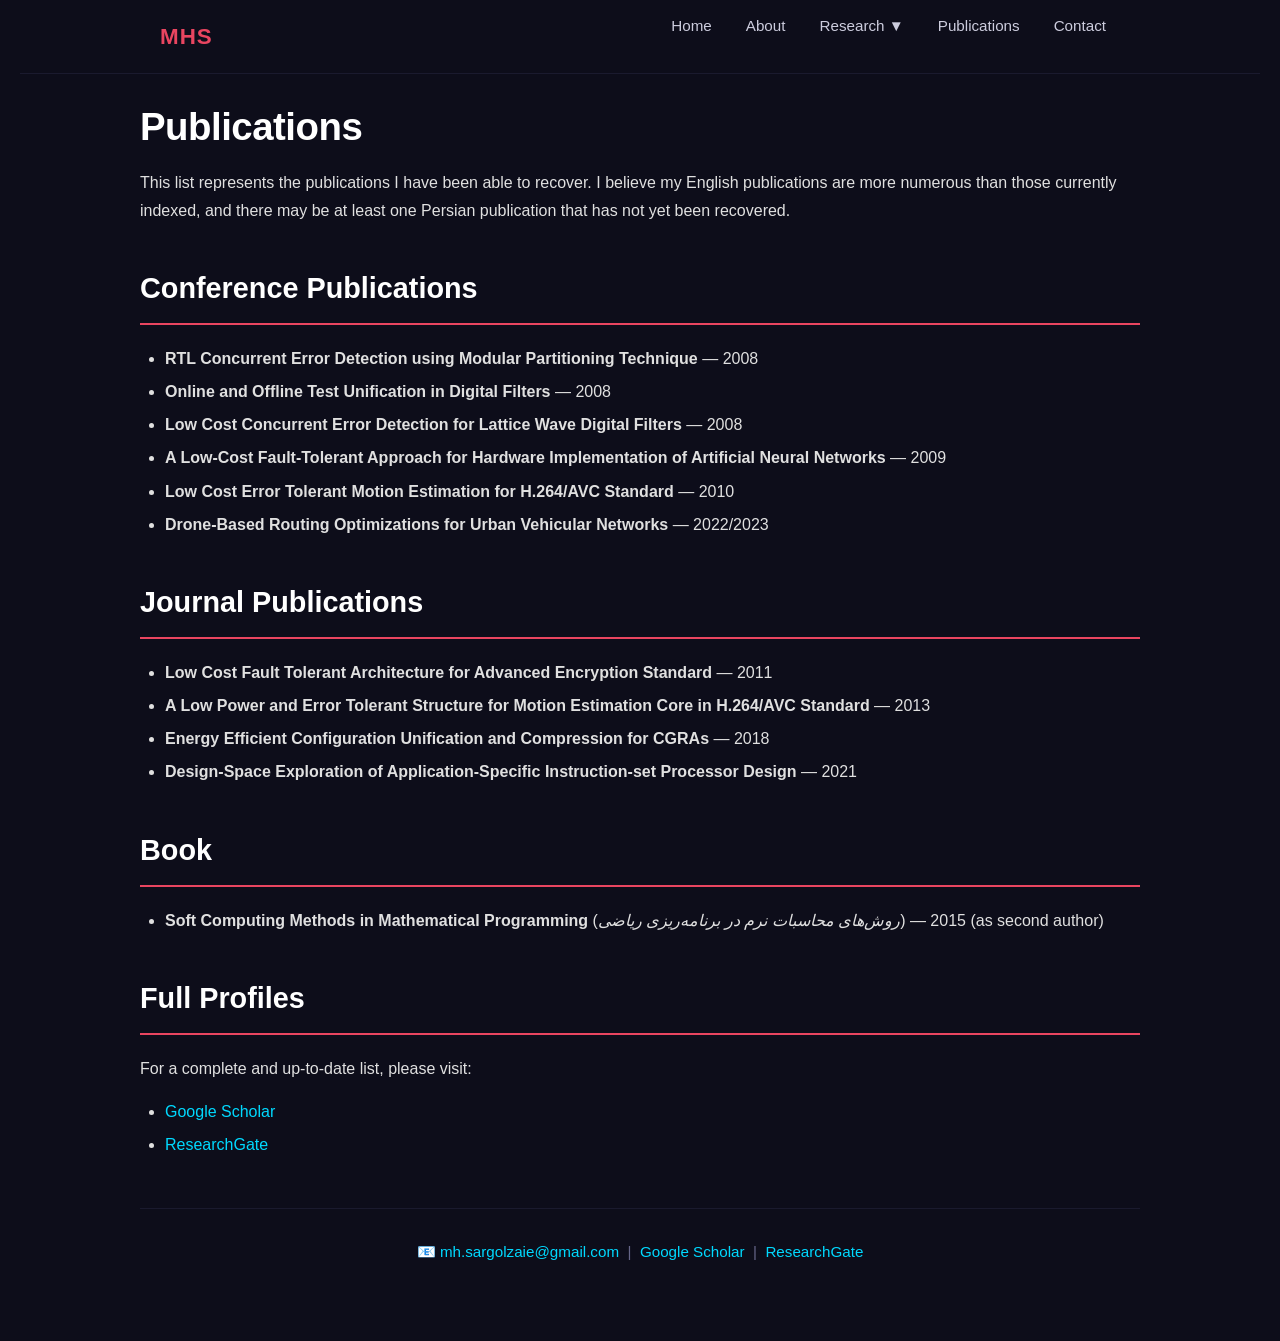
<file: publications.html>
<!DOCTYPE html>
<html lang="en">
<head>
    <meta charset="UTF-8">
    <meta name="viewport" content="width=device-width, initial-scale=1.0">
    <title>Publications — Mohammad Hossein Sargolzaei</title>
    <link rel="stylesheet" href="style.css">
</head>
<body>

    <div id="navbar-placeholder"></div>

    <div class="container">
        <h1>Publications</h1>
        <p>This list represents the publications I have been able to recover. I believe my English publications are more numerous than those currently indexed, and there may be at least one Persian publication that has not yet been recovered.</p>

        <h2>Conference Publications</h2>
        <ul>
            <li><strong>RTL Concurrent Error Detection using Modular Partitioning Technique</strong> — 2008</li>
            <li><strong>Online and Offline Test Unification in Digital Filters</strong> — 2008</li>
            <li><strong>Low Cost Concurrent Error Detection for Lattice Wave Digital Filters</strong> — 2008</li>
            <li><strong>A Low-Cost Fault-Tolerant Approach for Hardware Implementation of Artificial Neural Networks</strong> — 2009</li>
            <li><strong>Low Cost Error Tolerant Motion Estimation for H.264/AVC Standard</strong> — 2010</li>
            <li><strong>Drone-Based Routing Optimizations for Urban Vehicular Networks</strong> — 2022/2023</li>
        </ul>

        <h2>Journal Publications</h2>
        <ul>
            <li><strong>Low Cost Fault Tolerant Architecture for Advanced Encryption Standard</strong> — 2011</li>
            <li><strong>A Low Power and Error Tolerant Structure for Motion Estimation Core in H.264/AVC Standard</strong> — 2013</li>
            <li><strong>Energy Efficient Configuration Unification and Compression for CGRAs</strong> — 2018</li>
            <li><strong>Design-Space Exploration of Application-Specific Instruction-set Processor Design</strong> — 2021</li>
        </ul>

        <h2>Book</h2>
        <ul>
            <li><strong>Soft Computing Methods in Mathematical Programming</strong> (<em>روش‌های محاسبات نرم در برنامه‌ریزی ریاضی</em>) — 2015 (as second author)</li>
        </ul>

        <h2>Full Profiles</h2>
        <p>For a complete and up-to-date list, please visit:</p>
        <ul>
            <li><a href="https://scholar.google.com/citations?user=ea7m-IEAAAAJ&hl=en" target="_blank">Google Scholar</a></li>
            <li><a href="https://www.researchgate.net/profile/Mohammad-Hossein-Sargolzaei" target="_blank">ResearchGate</a></li>
        </ul>

        <div class="footer-contact">
            <p>📧 <a href="mailto:mh.sargolzaie@gmail.com">mh.sargolzaie@gmail.com</a> &nbsp;|&nbsp;
            <a href="https://scholar.google.com/citations?user=ea7m-IEAAAAJ&hl=en" target="_blank">Google Scholar</a> &nbsp;|&nbsp;
            <a href="https://www.researchgate.net/profile/Mohammad-Hossein-Sargolzaei" target="_blank">ResearchGate</a></p>
        </div>
    </div>

    <script>
        fetch('navbar.html')
            .then(response => response.text())
            .then(data => document.getElementById('navbar-placeholder').innerHTML = data);
    </script>
    <script>
        document.addEventListener('click', function(e) {
            const toggle = document.getElementById('mobile-menu');
            const menu = document.querySelector('.nav-menu');
            if (toggle && menu) {
                if (e.target.closest('.nav-toggle')) {
                    menu.classList.toggle('active');
                } else if (!e.target.closest('.nav-menu')) {
                    menu.classList.remove('active');
                }
            }
            if (window.innerWidth <= 768) {
                const dropdownToggles = document.querySelectorAll('.dropdown-toggle');
                dropdownToggles.forEach(toggle => {
                    if (e.target.closest('.dropdown-toggle')) {
                        e.preventDefault();
                        const menu = toggle.nextElementSibling;
                        if (menu) menu.classList.toggle('active');
                    }
                });
            }
        });
    </script>
</body>
</html>
</file>
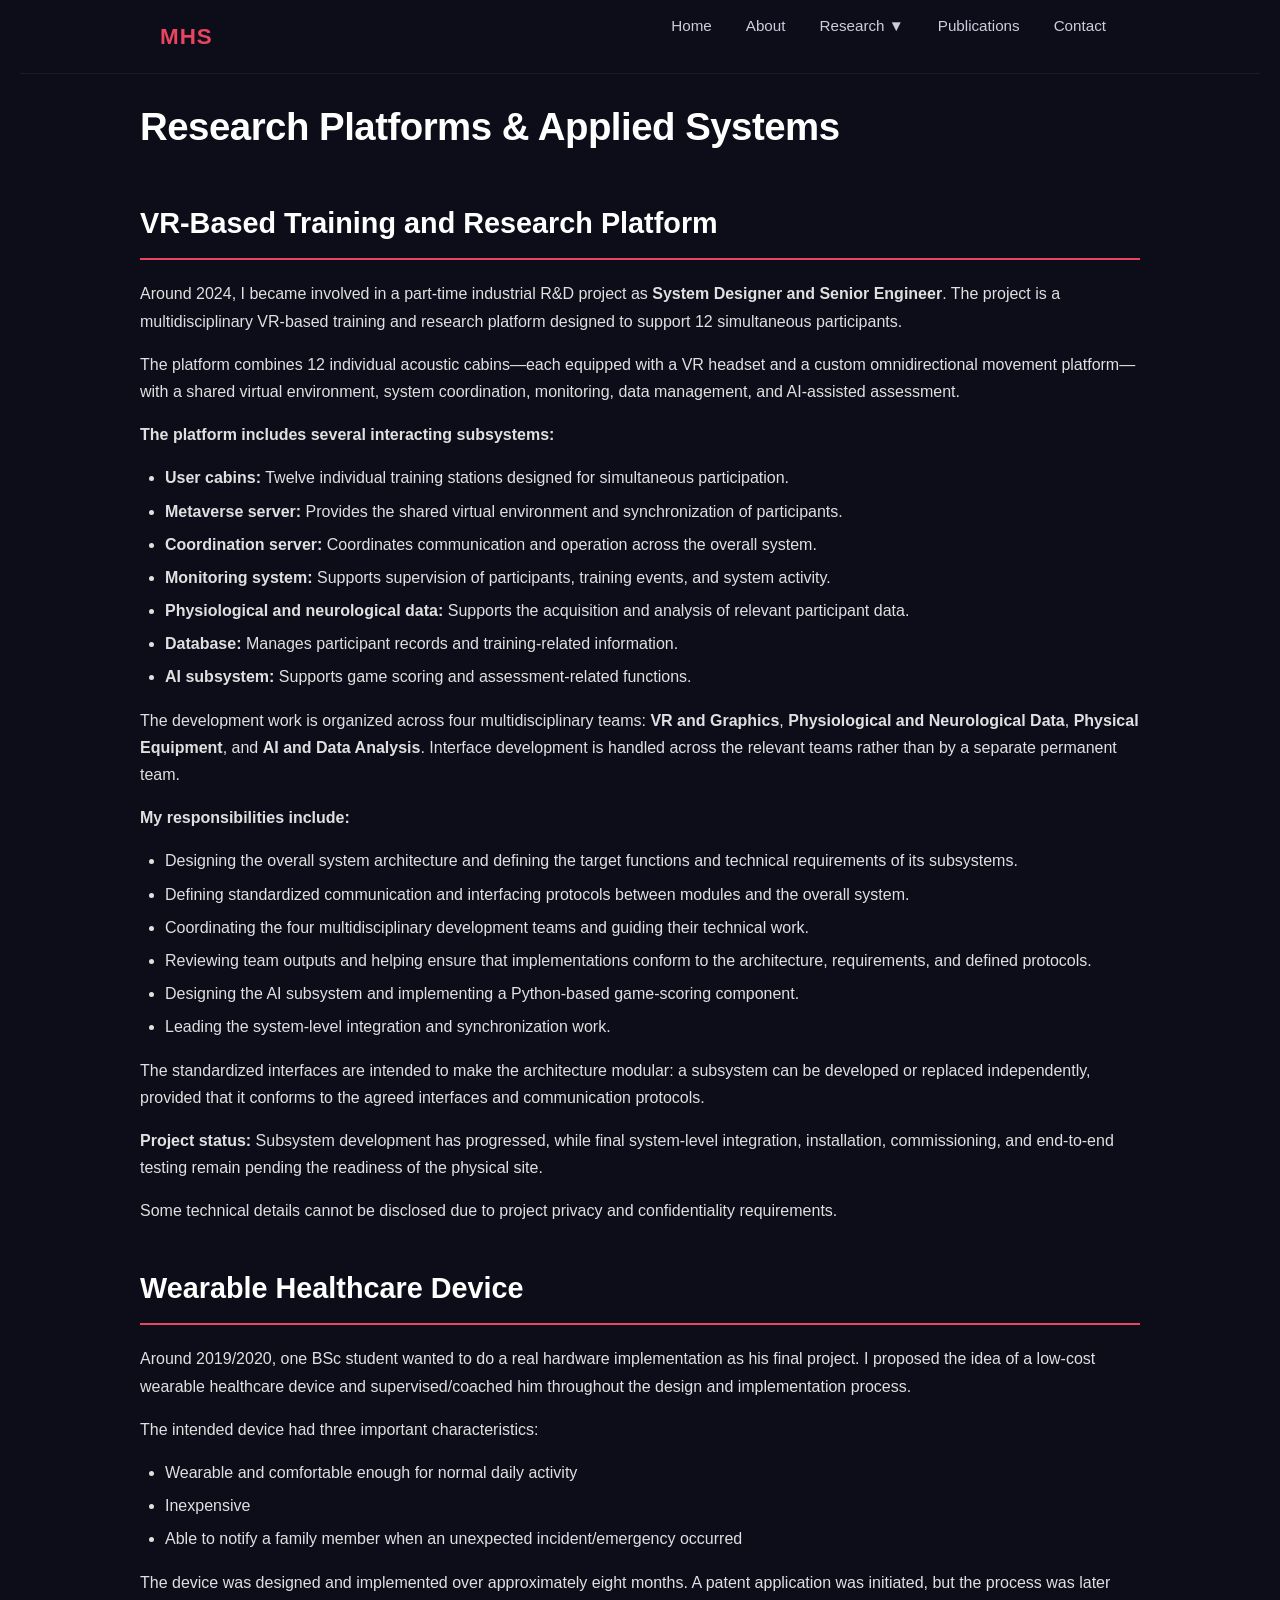
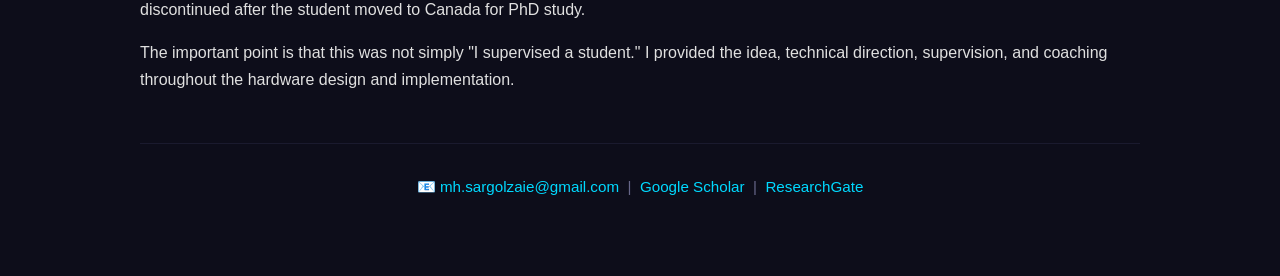
<file: research-platforms.html>
<!DOCTYPE html>
<html lang="en">
<head>
<meta charset="UTF-8">
<meta name="viewport" content="width=device-width, initial-scale=1.0">
<title>Research Platforms — Mohammad Hossein Sargolzaei</title>
<link rel="stylesheet" href="style.css">
</head>
<body>
<div id="navbar-placeholder"></div>
<div class="container">
<h1>Research Platforms &amp; Applied Systems</h1>

<h2>VR-Based Training and Research Platform</h2>
<p>Around 2024, I became involved in a part-time industrial R&amp;D project as <strong>System Designer and Senior Engineer</strong>. The project is a multidisciplinary VR-based training and research platform designed to support 12 simultaneous participants.</p>
<p>The platform combines 12 individual acoustic cabins—each equipped with a VR headset and a custom omnidirectional movement platform—with a shared virtual environment, system coordination, monitoring, data management, and AI-assisted assessment.</p>

<p><strong>The platform includes several interacting subsystems:</strong></p>
<ul>
<li><strong>User cabins:</strong> Twelve individual training stations designed for simultaneous participation.</li>
<li><strong>Metaverse server:</strong> Provides the shared virtual environment and synchronization of participants.</li>
<li><strong>Coordination server:</strong> Coordinates communication and operation across the overall system.</li>
<li><strong>Monitoring system:</strong> Supports supervision of participants, training events, and system activity.</li>
<li><strong>Physiological and neurological data:</strong> Supports the acquisition and analysis of relevant participant data.</li>
<li><strong>Database:</strong> Manages participant records and training-related information.</li>
<li><strong>AI subsystem:</strong> Supports game scoring and assessment-related functions.</li>
</ul>

<p>The development work is organized across four multidisciplinary teams: <strong>VR and Graphics</strong>, <strong>Physiological and Neurological Data</strong>, <strong>Physical Equipment</strong>, and <strong>AI and Data Analysis</strong>. Interface development is handled across the relevant teams rather than by a separate permanent team.</p>

<p><strong>My responsibilities include:</strong></p>
<ul>
<li>Designing the overall system architecture and defining the target functions and technical requirements of its subsystems.</li>
<li>Defining standardized communication and interfacing protocols between modules and the overall system.</li>
<li>Coordinating the four multidisciplinary development teams and guiding their technical work.</li>
<li>Reviewing team outputs and helping ensure that implementations conform to the architecture, requirements, and defined protocols.</li>
<li>Designing the AI subsystem and implementing a Python-based game-scoring component.</li>
<li>Leading the system-level integration and synchronization work.</li>
</ul>

<p>The standardized interfaces are intended to make the architecture modular: a subsystem can be developed or replaced independently, provided that it conforms to the agreed interfaces and communication protocols.</p>
<p><strong>Project status:</strong> Subsystem development has progressed, while final system-level integration, installation, commissioning, and end-to-end testing remain pending the readiness of the physical site.</p>
<p>Some technical details cannot be disclosed due to project privacy and confidentiality requirements.</p>

<h2>Wearable Healthcare Device</h2>
<p>Around 2019/2020, one BSc student wanted to do a real hardware implementation as his final project. I proposed the idea of a low-cost wearable healthcare device and supervised/coached him throughout the design and implementation process.</p>
<p>The intended device had three important characteristics:</p>
<ul>
<li>Wearable and comfortable enough for normal daily activity</li>
<li>Inexpensive</li>
<li>Able to notify a family member when an unexpected incident/emergency occurred</li>
</ul>
<p>The device was designed and implemented over approximately eight months. A patent application was initiated, but the process was later discontinued after the student moved to Canada for PhD study.</p>
<p>The important point is that this was not simply "I supervised a student." I provided the idea, technical direction, supervision, and coaching throughout the hardware design and implementation.</p>

<div class="footer-contact">
<p>📧 <a href="mailto:mh.sargolzaie@gmail.com">mh.sargolzaie@gmail.com</a> &nbsp;|&nbsp;
<a href="https://scholar.google.com/citations?user=ea7m-IEAAAAJ&hl=en" target="_blank">Google Scholar</a> &nbsp;|&nbsp;
<a href="https://www.researchgate.net/profile/Mohammad-Hossein-Sargolzaei" target="_blank">ResearchGate</a></p>
</div>
</div>
<script>
fetch('navbar.html')
.then(response => response.text())
.then(data => document.getElementById('navbar-placeholder').innerHTML = data);
</script>
<script>
document.addEventListener('click', function(e) {
const toggle = document.getElementById('mobile-menu');
const menu = document.querySelector('.nav-menu');
if (toggle && menu) {
if (e.target.closest('.nav-toggle')) menu.classList.toggle('active');
else if (!e.target.closest('.nav-menu')) menu.classList.remove('active');
}
if (window.innerWidth <= 768) {
document.querySelectorAll('.dropdown-toggle').forEach(toggle => {
if (e.target.closest('.dropdown-toggle')) {
e.preventDefault();
const submenu = toggle.nextElementSibling;
if (submenu) submenu.classList.toggle('active');
}
});
}
});
</script>
</body>
</html>
</file>
<file: style.css>
/* style.css */

/* Reset & Base */
* {
    margin: 0;
    padding: 0;
    box-sizing: border-box;
}

body {
    font-family: 'Segoe UI', Tahoma, Geneva, Verdana, sans-serif;
    background-color: #0d0d1a;
    color: #e0e0e0;
    line-height: 1.7;
    padding: 0 20px;
}

a {
    color: #00d9ff;
    text-decoration: none;
    transition: color 0.3s ease;
}

a:hover {
    color: #e94560;
}

.container {
    max-width: 1000px;
    margin: 0 auto;
    padding: 20px 0 60px;
}

/* Typography */
h1 {
    font-size: 2.4rem;
    font-weight: 700;
    color: #ffffff;
    margin-bottom: 10px;
    letter-spacing: -0.5px;
}

h1 .highlight {
    color: #e94560;
}

h2 {
    font-size: 1.8rem;
    font-weight: 600;
    color: #ffffff;
    margin-top: 40px;
    margin-bottom: 20px;
    border-bottom: 2px solid #e94560;
    padding-bottom: 10px;
}

h3 {
    font-size: 1.3rem;
    font-weight: 600;
    color: #ffffff;
    margin-top: 30px;
    margin-bottom: 12px;
}

h4 {
    font-size: 1.1rem;
    font-weight: 600;
    color: #00d9ff;
    margin-top: 20px;
    margin-bottom: 8px;
}

.subtitle {
    font-size: 1.1rem;
    color: #8888aa;
    margin-bottom: 30px;
}

p {
    margin-bottom: 16px;
}

ul, ol {
    margin-left: 25px;
    margin-bottom: 16px;
}

li {
    margin-bottom: 6px;
}

blockquote {
    border-left: 4px solid #e94560;
    padding-left: 20px;
    margin: 20px 0;
    font-style: italic;
    color: #bbbbdd;
}

/* ============================================================
   VERTICAL FLOWCHART (Cascading / Staircase)
   ============================================================ */
.principle-box {
    background: transparent;
    border: none;
    padding: 10px 0;
    margin: 10px 0;
}

.flowchart {
    display: flex;
    flex-direction: column;
    align-items: flex-start;
    gap: 2px;
    padding: 0;
    font-family: 'Segoe UI', Tahoma, Geneva, Verdana, sans-serif;
}

/* Each step is plain text — no box */
.step {
    padding: 4px 0;
    background: transparent;
    border: none;
    border-radius: 0;
    font-size: 1.1em;
    font-weight: 500;
    color: #e0e0e0;
    transition: color 0.2s;
    min-width: 0;
}

.step:hover {
    color: #00d9ff;
    background: transparent;
    border-color: transparent;
}

/* Indentation: each step more than the previous */
.step-1 { margin-left: 0px; }
.step-2 { margin-left: 40px; }
.step-3 { margin-left: 80px; }
.step-4 { margin-left: 120px; }
.step-5 { margin-left: 160px; }

/* Arrows - indented to match the step above */
.arrow {
    font-size: 1.2em;
    color: #555577;
    line-height: 1;
    padding: 0;
}

.arrow-1 { margin-left: 16px; }
.arrow-2 { margin-left: 56px; }
.arrow-3 { margin-left: 96px; }
.arrow-4 { margin-left: 136px; }
.arrow-5 { margin-left: 176px; }

/* Responsive */
@media (max-width: 768px) {
    .step-2 { margin-left: 20px; }
    .step-3 { margin-left: 40px; }
    .step-4 { margin-left: 60px; }
    .step-5 { margin-left: 80px; }

    .arrow-1 { margin-left: 12px; }
    .arrow-2 { margin-left: 32px; }
    .arrow-3 { margin-left: 52px; }
    .arrow-4 { margin-left: 72px; }
    .arrow-5 { margin-left: 92px; }

    .step {
        font-size: 1em;
    }
}

@media (max-width: 480px) {
    .step-2 { margin-left: 12px; }
    .step-3 { margin-left: 24px; }
    .step-4 { margin-left: 36px; }
    .step-5 { margin-left: 48px; }

    .arrow-1 { margin-left: 8px; }
    .arrow-2 { margin-left: 20px; }
    .arrow-3 { margin-left: 32px; }
    .arrow-4 { margin-left: 44px; }
    .arrow-5 { margin-left: 56px; }

    .step {
        font-size: 0.9em;
    }
}

/* ============================================================ */

.key-number {
    color: #e94560;
    font-weight: 700;
    font-size: 1.1em;
}

.tag {
    display: inline-block;
    background: #1a1a2e;
    border: 1px solid #2a2a4e;
    border-radius: 20px;
    padding: 2px 14px;
    font-size: 0.8rem;
    color: #8888bb;
    margin-right: 6px;
    margin-bottom: 6px;
}

/* Navigation */
.navbar {
    background: #0d0d1a;
    border-bottom: 1px solid #1a1a2e;
    padding: 12px 0;
    position: sticky;
    top: 0;
    z-index: 1000;
}

.nav-container {
    max-width: 1000px;
    margin: 0 auto;
    display: flex;
    justify-content: space-between;
    align-items: center;
    padding: 0 20px;
}

.nav-logo {
    font-size: 1.4rem;
    font-weight: 700;
    color: #e94560;
    letter-spacing: 1px;
}

.nav-menu {
    display: flex;
    list-style: none;
    gap: 6px;
    align-items: center;
}

.nav-item {
    position: relative;
}

.nav-link {
    color: #ccccdd;
    padding: 8px 14px;
    border-radius: 6px;
    font-size: 0.95rem;
    transition: all 0.3s ease;
}

.nav-link:hover {
    color: #ffffff;
    background: #1a1a2e;
}

/* Dropdown */
.dropdown-menu {
    display: none;
    position: absolute;
    top: 100%;
    left: 0;
    background: #1a1a2e;
    border: 1px solid #2a2a4e;
    border-radius: 8px;
    padding: 8px 0;
    min-width: 240px;
    list-style: none;
    box-shadow: 0 8px 24px rgba(0,0,0,0.6);
}

.dropdown-menu li a {
    display: block;
    padding: 8px 20px;
    color: #ccccdd;
    font-size: 0.9rem;
    transition: all 0.3s ease;
}

.dropdown-menu li a:hover {
    background: #2a2a4e;
    color: #ffffff;
}

.nav-item:hover .dropdown-menu {
    display: block;
}

/* Mobile menu toggle */
.nav-toggle {
    display: none;
    flex-direction: column;
    cursor: pointer;
}

.nav-toggle .bar {
    width: 25px;
    height: 3px;
    background: #ccccdd;
    margin: 3px 0;
    transition: 0.3s;
    border-radius: 2px;
}

/* Footer / contact line */
.footer-contact {
    margin-top: 50px;
    padding-top: 30px;
    border-top: 1px solid #1a1a2e;
    text-align: center;
    font-size: 0.95rem;
    color: #666688;
}

.footer-contact a {
    color: #00d9ff;
}

.footer-contact a:hover {
    color: #e94560;
}

/* "More about this work →" links */
.more-link {
    display: inline-block;
    margin-top: 6px;
    font-weight: 500;
}

/* Responsive */
@media (max-width: 768px) {
    body {
        padding: 0 16px;
    }

    h1 {
        font-size: 1.8rem;
    }

    h2 {
        font-size: 1.4rem;
    }

    .nav-menu {
        position: fixed;
        left: -100%;
        top: 60px;
        flex-direction: column;
        background: #0d0d1a;
        width: 100%;
        padding: 20px 0;
        gap: 4px;
        border-bottom: 1px solid #1a1a2e;
        transition: 0.3s ease;
    }

    .nav-menu.active {
        left: 0;
    }

    .nav-item {
        width: 100%;
        text-align: center;
    }

    .nav-link {
        display: block;
        padding: 10px 0;
    }

    .dropdown-menu {
        position: static;
        background: #0d0d1a;
        border: none;
        padding: 0;
        box-shadow: none;
        display: none;
    }

    .nav-item:hover .dropdown-menu {
        display: none;
    }

    .nav-item .dropdown-menu.active {
        display: block;
    }

    .dropdown-menu li a {
        padding: 8px 0;
        font-size: 0.9rem;
        color: #8888aa;
    }

    .nav-toggle {
        display: flex;
    }

    .principle-box {
        padding: 16px 20px;
    }

    /* Mobile: reduce indentation */
    .step-2 { margin-left: 20px; }
    .step-3 { margin-left: 40px; }
    .step-4 { margin-left: 60px; }
    .step-5 { margin-left: 80px; }

    .arrow-1 { margin-left: 8px; }
    .arrow-2 { margin-left: 28px; }
    .arrow-3 { margin-left: 48px; }
    .arrow-4 { margin-left: 68px; }
    .arrow-5 { margin-left: 88px; }

    .step {
        font-size: 0.95rem;
        padding: 8px 16px;
        min-width: 150px;
    }

    .arrow {
        font-size: 1.2em;
    }
}

@media (max-width: 480px) {
    h1 {
        font-size: 1.5rem;
    }

    h2 {
        font-size: 1.2rem;
    }

    .step-2 { margin-left: 12px; }
    .step-3 { margin-left: 24px; }
    .step-4 { margin-left: 36px; }
    .step-5 { margin-left: 48px; }

    .arrow-1 { margin-left: 6px; }
    .arrow-2 { margin-left: 18px; }
    .arrow-3 { margin-left: 30px; }
    .arrow-4 { margin-left: 42px; }
    .arrow-5 { margin-left: 54px; }

    .step {
        font-size: 0.85rem;
        padding: 6px 12px;
        min-width: 120px;
    }
}
</file>
